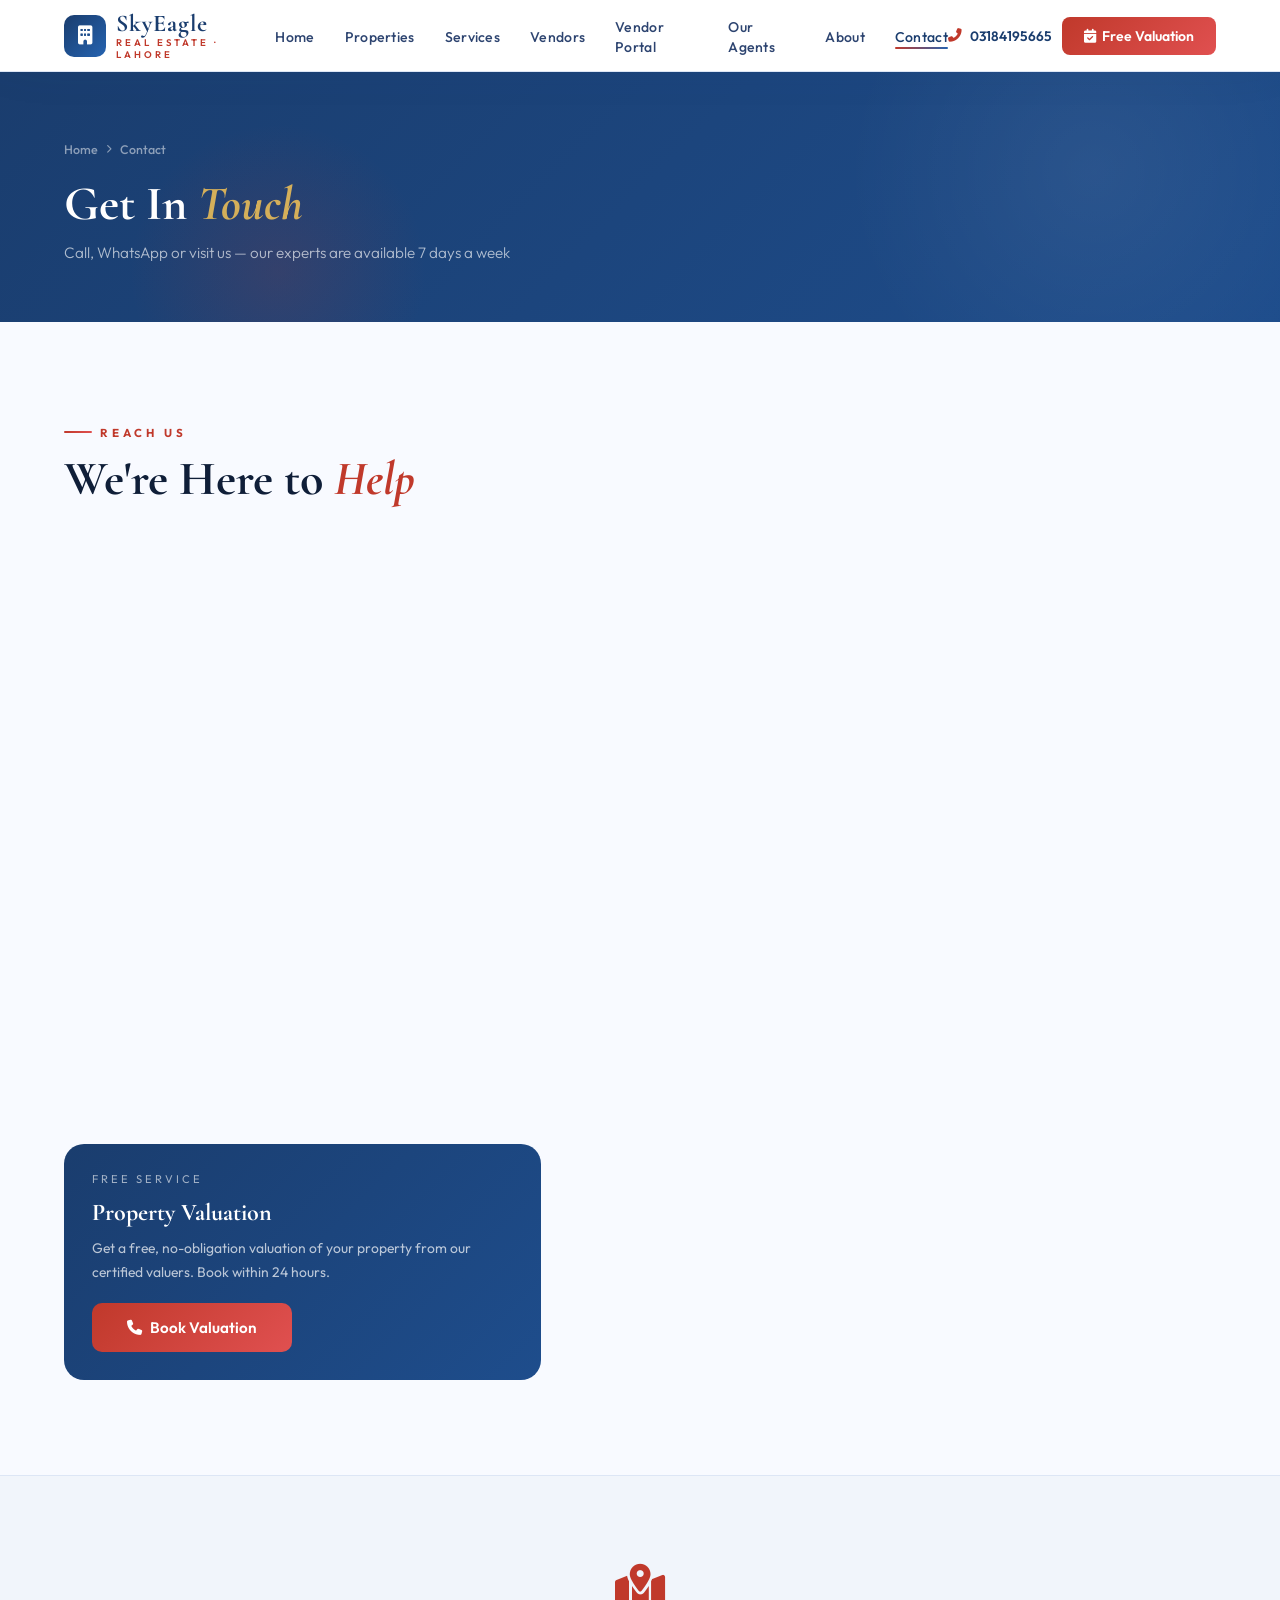
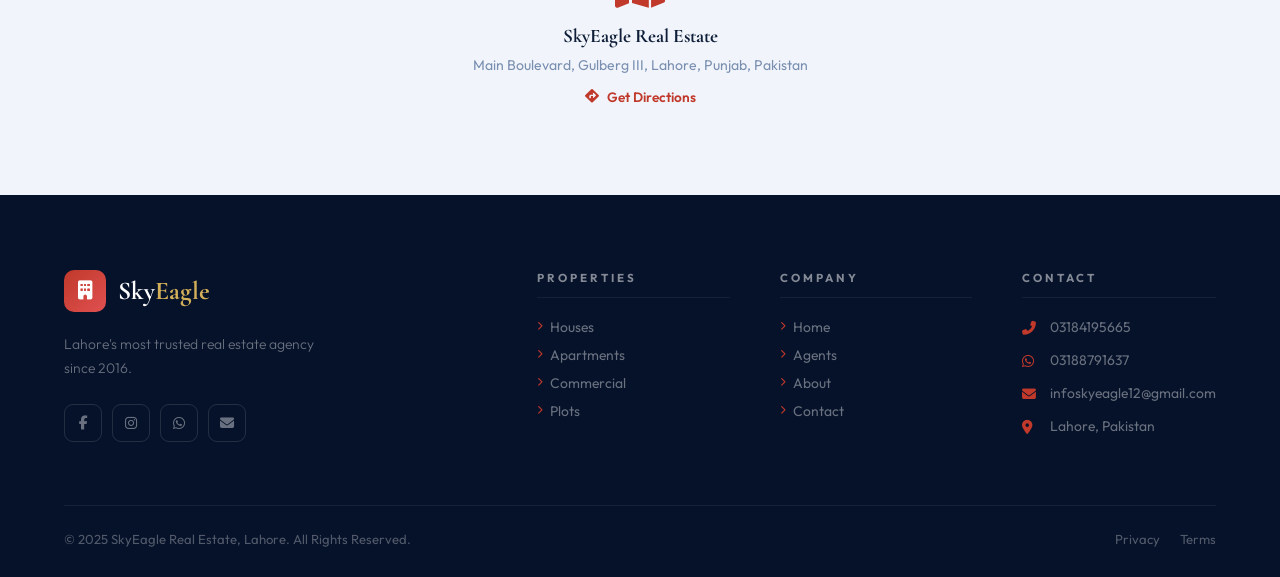
<file: contact.html>
<!DOCTYPE html>
<html lang="en">
<head>
<meta charset="UTF-8"><meta name="viewport" content="width=device-width, initial-scale=1.0">
<title>Contact SkyEagle — Real Estate Lahore</title>
<link rel="stylesheet" href="style.css">
<link rel="stylesheet" href="https://cdnjs.cloudflare.com/ajax/libs/font-awesome/6.5.0/css/all.min.css">
</head>
<body data-page="contact">
<div id="loader"><div class="loader-icon"><i class="fas fa-building"></i></div><div class="loader-brand">SkyEagle</div><div class="loader-tagline">Real Estate · Lahore</div><div class="loader-bar-wrap"><div class="loader-bar"></div></div></div>
<div id="scroll-progress"></div>
<nav class="navbar">
  <a href="index.html" class="nav-logo"><div class="logo-mark"><i class="fas fa-building"></i></div><div class="logo-text"><span class="logo-name">SkyEagle</span><span class="logo-tagline">Real Estate · Lahore</span></div></a>
  <ul class="nav-links">
    <li><a href="index.html">Home</a></li>
    <li><a href="properties.html">Properties</a></li>
    <li><a href="services.html">Services</a></li>
    <li><a href="vendors.html">Vendors</a></li>
    <li><a href="vendor-portal.html">Vendor Portal</a></li>
    <li><a href="agents.html">Our Agents</a></li>
    <li><a href="about.html">About</a></li>
    <li><a href="contact.html" class="active">Contact</a></li>
  </ul>
  <div class="nav-actions"><div class="nav-phone"><i class="fas fa-phone-alt"></i> 03184195665</div><a href="contact.html" class="nav-cta"><i class="fas fa-calendar-check"></i> Free Valuation</a><button class="hamburger" id="hamburger" onclick="toggleMenu()"><span></span><span></span><span></span></button></div>
</nav>
<div class="mobile-nav" id="mobile-nav">
  <a href="index.html">Home</a>
  <a href="properties.html">All Properties</a>
  <a href="services.html">Services</a>
  <a href="vendors.html">Vendors Directory</a>
  <a href="vendor-portal.html">Vendor Portal</a>
  <a href="agents.html">Our Agents</a>
  <a href="about.html">About Us</a>
  <a href="contact.html" class="active">Contact</a>
  <a href="contact.html" class="nav-cta" style="margin-top:14px;display:inline-flex"><i class="fas fa-calendar-check"></i> Free Valuation</a>
</div>
<div class="page-banner">
  <div class="breadcrumb"><a href="index.html">Home</a><i class="fas fa-chevron-right"></i><span>Contact</span></div>
  <h1>Get In <span>Touch</span></h1>
  <p>Call, WhatsApp or visit us — our experts are available 7 days a week</p>
</div>

<section class="section section-bg">
  <div class="contact-layout">
    <div>
      <div class="section-label">Reach Us</div>
      <h2 class="section-title" style="margin-bottom:30px">We're Here to <em>Help</em></h2>
      <div class="contact-card-item aos-left"><div class="contact-icon"><i class="fas fa-phone-alt"></i></div><div><h4>Phone</h4><p>Mon–Sun, 9:00 AM – 9:00 PM<br><strong style="color:var(--text);font-size:1.05rem">03184195665</strong></p></div></div>
      <div class="contact-card-item aos-left" style="transition-delay:.1s"><div class="contact-icon"><i class="fab fa-whatsapp"></i></div><div><h4>WhatsApp</h4><p>Chat with us anytime — even late night!<br><strong style="color:var(--text);font-size:1.05rem">03188791637</strong></p></div></div>
      <div class="contact-card-item aos-left" style="transition-delay:.2s"><div class="contact-icon"><i class="fas fa-envelope"></i></div><div><h4>Email</h4><p>We reply within 2 hours<br><strong style="color:var(--text)">infoskyeagle12@gmail.com</strong></p></div></div>
      <div class="contact-card-item aos-left" style="transition-delay:.3s"><div class="contact-icon"><i class="fas fa-map-marker-alt"></i></div><div><h4>Office</h4><p>Main Boulevard, Gulberg III<br>Lahore, Punjab, Pakistan</p></div></div>
      <div class="contact-card-item aos-left" style="transition-delay:.4s"><div class="contact-icon"><i class="fas fa-clock"></i></div><div><h4>Office Hours</h4><p>Monday – Saturday: 9:00 AM – 9:00 PM<br>Sunday: 11:00 AM – 6:00 PM</p></div></div>
      <div style="margin-top:30px;background:linear-gradient(135deg,var(--blue),var(--blue-mid));border-radius:var(--radius-lg);padding:28px;color:#fff">
        <div style="font-size:.7rem;letter-spacing:3px;color:rgba(255,255,255,.6);margin-bottom:12px">FREE SERVICE</div>
        <h3 style="font-family:var(--font-display);font-size:1.5rem;font-weight:700;margin-bottom:10px">Property Valuation</h3>
        <p style="font-size:.87rem;color:rgba(255,255,255,.7);margin-bottom:18px;line-height:1.7">Get a free, no-obligation valuation of your property from our certified valuers. Book within 24 hours.</p>
        <a href="tel:03184195665" class="btn-primary" style="display:inline-flex"><i class="fas fa-phone"></i> Book Valuation</a>
      </div>
    </div>
    <div class="aos-right">
      <div class="contact-form-box">
        <div class="section-label" style="margin-bottom:12px">Send a Message</div>
        <h2 class="section-title" style="font-size:1.8rem;margin-bottom:24px">Your Enquiry, <em>Our Priority</em></h2>
        <form onsubmit="submitContact(event)">
          <div class="form-row">
            <div class="form-field"><label>Full Name *</label><input type="text" placeholder="Muhammad Ali" required></div>
            <div class="form-field"><label>Phone / WhatsApp *</label><input type="tel" placeholder="03184195665" required></div>
          </div>
          <div class="form-row">
            <div class="form-field"><label>Email</label><input type="email" placeholder="you@email.com"></div>
            <div class="form-field"><label>Subject</label>
              <select>
                <option>Buy a Property</option><option>Rent a Property</option><option>Sell My Property</option>
                <option>Property Valuation</option><option>Investment Advice</option><option>Legal Assistance</option><option>General Enquiry</option>
              </select>
            </div>
          </div>
          <div class="form-row">
            <div class="form-field"><label>Property Type</label><select><option>House / Bungalow</option><option>Apartment</option><option>Villa</option><option>Plot</option><option>Commercial</option></select></div>
            <div class="form-field"><label>Budget Range</label><select><option>Under Rs 50 Lac</option><option>Rs 50 Lac – 1 Crore</option><option>Rs 1 – 3 Crore</option><option>Rs 3 – 5 Crore</option><option>Rs 5 Crore+</option></select></div>
          </div>
          <div class="form-field full"><label>Preferred Location</label><input type="text" placeholder="DHA, Bahria Town, Gulberg, Model Town..."></div>
          <div class="form-field full"><label>Detailed Message *</label><textarea placeholder="Tell us exactly what you are looking for — size, features, urgency, any specific requirements..." required></textarea></div>
          <button type="submit" class="btn-primary" style="width:100%;justify-content:center;padding:15px;font-size:1rem"><i class="fas fa-paper-plane"></i> Send Message — We Reply in 1 Hour</button>
          <p style="text-align:center;font-size:.78rem;color:var(--text-light);margin-top:12px"><i class="fas fa-shield-alt" style="color:var(--rose)"></i> Your information is kept completely private and secure.</p>
        </form>
      </div>
    </div>
  </div>
</section>

<div style="background:var(--light);padding:0 5%;height:320px;display:flex;align-items:center;justify-content:center;border-top:1px solid var(--border)">
  <div style="text-align:center;color:var(--text-light)">
    <i class="fas fa-map-marked-alt" style="font-size:2.8rem;color:var(--rose);margin-bottom:14px;display:block"></i>
    <p style="font-family:var(--font-display);font-size:1.2rem;color:var(--text);font-weight:700">SkyEagle Real Estate</p>
    <p style="margin-top:8px;font-size:.88rem">Main Boulevard, Gulberg III, Lahore, Punjab, Pakistan</p>
    <a href="https://goo.gl/maps/lahore" target="_blank" style="display:inline-flex;align-items:center;gap:8px;margin-top:14px;color:var(--rose);font-weight:600;font-size:.85rem"><i class="fas fa-directions"></i> Get Directions</a>
  </div>
</div>

<footer>
  <div class="footer-grid">
    <div><div class="footer-logo-wrap"><div class="footer-logo-mark"><i class="fas fa-building"></i></div><div class="footer-logo-name">Sky<span>Eagle</span></div></div><p class="footer-desc">Lahore's most trusted real estate agency since 2016.</p><div class="footer-social"><a href="#" class="footer-social-btn"><i class="fab fa-facebook-f"></i></a><a href="#" class="footer-social-btn"><i class="fab fa-instagram"></i></a><a href="https://wa.me/923188791637" class="footer-social-btn" target="_blank"><i class="fab fa-whatsapp"></i></a><a href="mailto:infoskyeagle12@gmail.com" class="footer-social-btn"><i class="fas fa-envelope"></i></a></div></div>
    <div><div class="footer-heading">Properties</div><ul class="footer-links"><li><a href="properties.html?type=house"><i class="fas fa-chevron-right"></i>Houses</a></li><li><a href="properties.html?type=apartment"><i class="fas fa-chevron-right"></i>Apartments</a></li><li><a href="properties.html?type=commercial"><i class="fas fa-chevron-right"></i>Commercial</a></li><li><a href="properties.html?type=plot"><i class="fas fa-chevron-right"></i>Plots</a></li></ul></div>
    <div><div class="footer-heading">Company</div><ul class="footer-links"><li><a href="index.html"><i class="fas fa-chevron-right"></i>Home</a></li><li><a href="agents.html"><i class="fas fa-chevron-right"></i>Agents</a></li><li><a href="about.html"><i class="fas fa-chevron-right"></i>About</a></li><li><a href="contact.html"><i class="fas fa-chevron-right"></i>Contact</a></li></ul></div>
    <div><div class="footer-heading">Contact</div><div class="footer-contact-row"><span class="footer-contact-icon"><i class="fas fa-phone-alt"></i></span><span>03184195665</span></div><div class="footer-contact-row"><span class="footer-contact-icon"><i class="fab fa-whatsapp"></i></span><span>03188791637</span></div><div class="footer-contact-row"><span class="footer-contact-icon"><i class="fas fa-envelope"></i></span><span>infoskyeagle12@gmail.com</span></div><div class="footer-contact-row"><span class="footer-contact-icon"><i class="fas fa-map-marker-alt"></i></span><span>Lahore, Pakistan</span></div></div>
  </div>
  <div class="footer-bottom"><p>© 2025 SkyEagle Real Estate, Lahore. All Rights Reserved.</p><div class="footer-bottom-links"><a href="#">Privacy</a><a href="#">Terms</a></div></div>
</footer>
<div id="scroll-top"><i class="fas fa-chevron-up"></i></div>
<script src="script.js"></script>
</body>
</html>
</file>
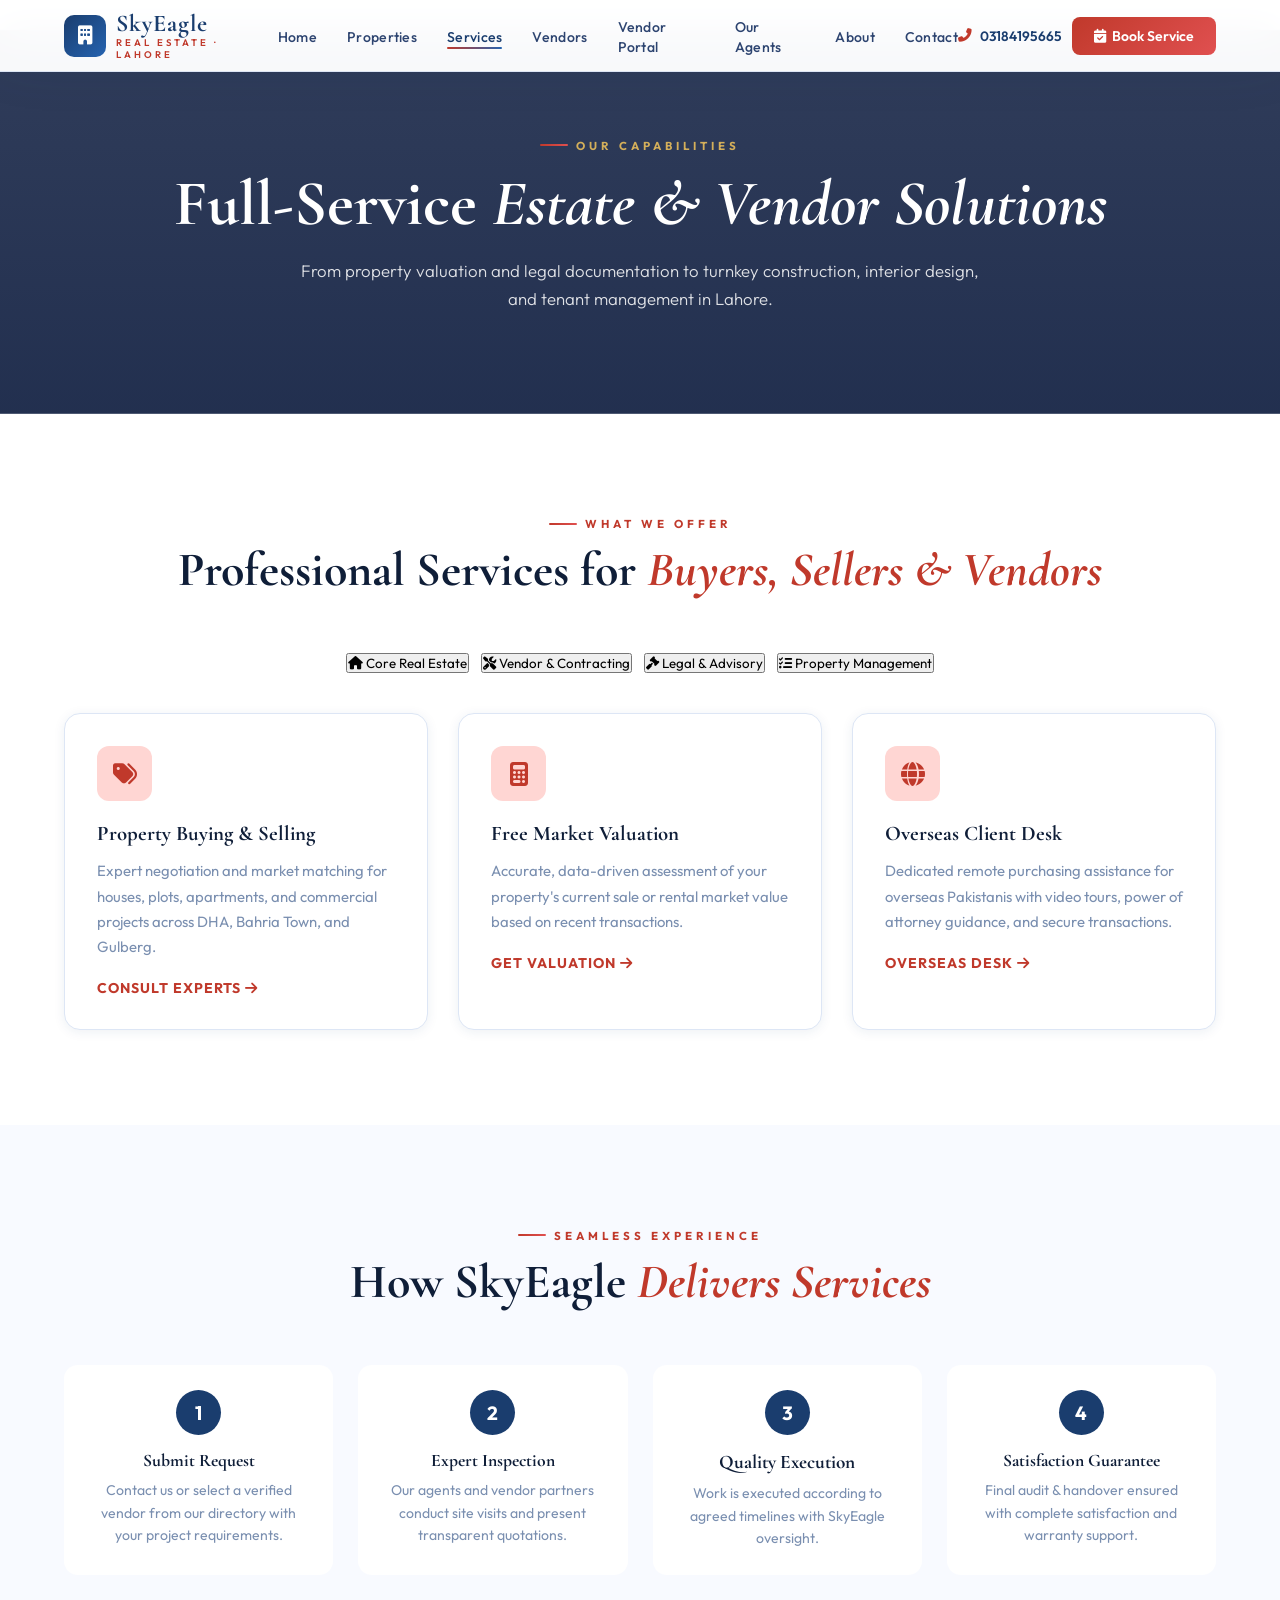
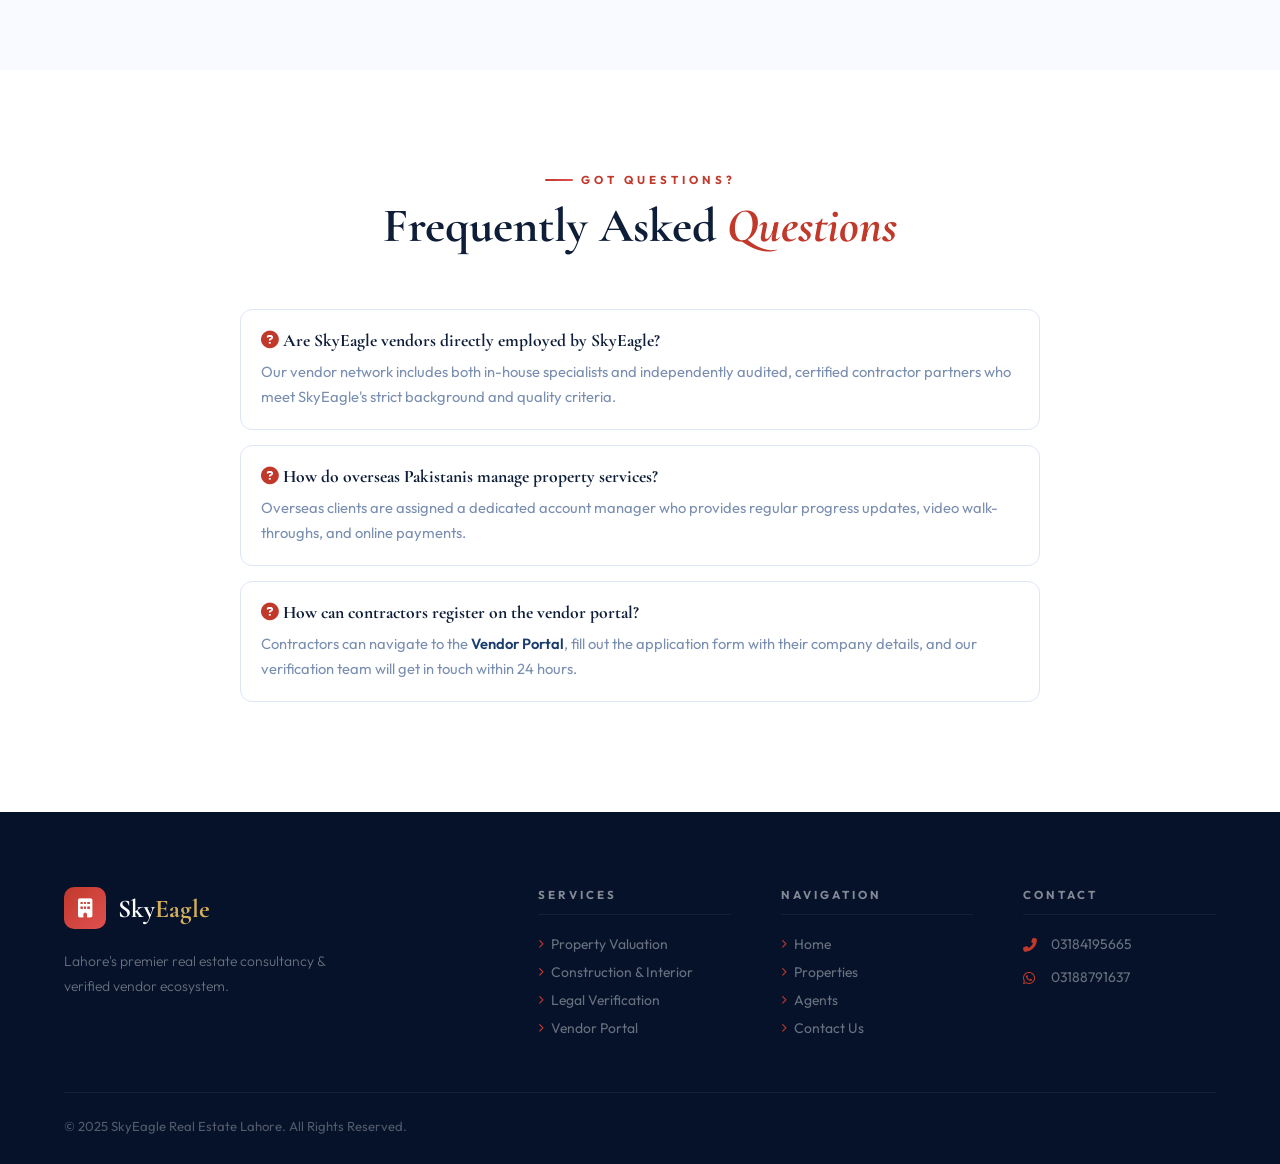
<file: services.html>
<!DOCTYPE html>
<html lang="en">
<head>
<meta charset="UTF-8">
<meta name="viewport" content="width=device-width, initial-scale=1.0">
<title>Comprehensive Property & Vendor Services — SkyEagle Real Estate Lahore</title>
<meta name="description" content="Explore full-spectrum real estate services in Lahore: Property Sales, Legal Verification, Home Staging, Construction, Interior Design, and Property Management.">
<link rel="stylesheet" href="style.css">
<link rel="stylesheet" href="https://cdnjs.cloudflare.com/ajax/libs/font-awesome/6.5.0/css/all.min.css">
</head>
<body data-page="services">

<!-- LOADER -->
<div id="loader">
  <div class="loader-icon"><i class="fas fa-concierge-bell"></i></div>
  <div class="loader-brand">SkyEagle Services</div>
  <div class="loader-tagline">End-to-End Real Estate Solutions</div>
  <div class="loader-bar-wrap"><div class="loader-bar"></div></div>
</div>
<div id="scroll-progress"></div>

<!-- NAVBAR -->
<nav class="navbar">
  <a href="index.html" class="nav-logo">
    <div class="logo-mark"><i class="fas fa-building"></i></div>
    <div class="logo-text">
      <span class="logo-name">SkyEagle</span>
      <span class="logo-tagline">Real Estate · Lahore</span>
    </div>
  </a>
  <ul class="nav-links">
    <li><a href="index.html">Home</a></li>
    <li><a href="properties.html">Properties</a></li>
    <li><a href="services.html" class="active">Services</a></li>
    <li><a href="vendors.html">Vendors</a></li>
    <li><a href="vendor-portal.html">Vendor Portal</a></li>
    <li><a href="agents.html">Our Agents</a></li>
    <li><a href="about.html">About</a></li>
    <li><a href="contact.html">Contact</a></li>
  </ul>
  <div class="nav-actions">
    <div class="nav-phone"><i class="fas fa-phone-alt"></i> 03184195665</div>
    <a href="contact.html" class="nav-cta"><i class="fas fa-calendar-check"></i> Book Service</a>
    <button class="hamburger" id="hamburger" onclick="toggleMenu()"><span></span><span></span><span></span></button>
  </div>
</nav>

<div class="mobile-nav" id="mobile-nav">
  <a href="index.html">Home</a>
  <a href="properties.html">All Properties</a>
  <a href="services.html" class="active">Services</a>
  <a href="vendors.html">Vendors Directory</a>
  <a href="vendor-portal.html">Vendor Portal</a>
  <a href="agents.html">Our Agents</a>
  <a href="about.html">About Us</a>
  <a href="contact.html">Contact</a>
</div>

<!-- PAGE HERO -->
<section class="page-hero" style="background-image:linear-gradient(rgba(10,25,60,.84), rgba(10,25,60,.9)), url('https://images.unsplash.com/photo-1560518883-ce09059eeffa?w=1400'); background-size:cover; background-position:center; padding: 130px 5% 70px; text-align:center; color:#fff;">
  <div class="section-label" style="justify-content:center; color:var(--gold-light)">Our Capabilities</div>
  <h1 style="font-family:var(--font-display); font-size: clamp(2.5rem, 5vw, 4rem); margin-bottom: 15px;">Full-Service <em>Estate & Vendor Solutions</em></h1>
  <p style="max-width: 680px; margin: 0 auto 30px; font-weight: 300; font-size: 1.05rem; color: rgba(255,255,255,.85); line-height: 1.7;">From property valuation and legal documentation to turnkey construction, interior design, and tenant management in Lahore.</p>
</section>

<!-- SERVICE CATEGORIES TABS SECTION -->
<section class="section">
  <div class="section-header" style="text-align:center">
    <div class="section-label" style="justify-content:center">What We Offer</div>
    <h2 class="section-title">Professional Services for <em>Buyers, Sellers & Vendors</em></h2>
  </div>

  <div style="display:flex; justify-content:center; gap:12px; flex-wrap:wrap; margin-top:30px; margin-bottom:40px;">
    <button class="vendor-pill active" onclick="switchServiceCategory('core')" id="sc-core"><i class="fas fa-home"></i> Core Real Estate</button>
    <button class="vendor-pill" onclick="switchServiceCategory('vendor')" id="sc-vendor"><i class="fas fa-tools"></i> Vendor & Contracting</button>
    <button class="vendor-pill" onclick="switchServiceCategory('legal')" id="sc-legal"><i class="fas fa-gavel"></i> Legal & Advisory</button>
    <button class="vendor-pill" onclick="switchServiceCategory('property-mgmt')" id="sc-property-mgmt"><i class="fas fa-tasks"></i> Property Management</button>
  </div>

  <!-- CORE REAL ESTATE SERVICES GRID -->
  <div class="services-group" id="group-core" style="display:grid; grid-template-columns: repeat(auto-fit, minmax(320px, 1fr)); gap:30px;">
    <div class="why-card" style="background:#fff; padding:32px; border-radius:16px; box-shadow:var(--shadow-sm); border:1px solid var(--border);">
      <div style="width:55px; height:55px; border-radius:12px; background:var(--rose-soft); color:var(--rose); display:flex; align-items:center; justify-content:center; font-size:1.5rem; margin-bottom:20px;"><i class="fas fa-tags"></i></div>
      <h3 style="font-family:var(--font-display); font-size:1.3rem; margin-bottom:12px;">Property Buying & Selling</h3>
      <p style="color:var(--text-light); font-size:.93rem; line-height:1.7; margin-bottom:18px;">Expert negotiation and market matching for houses, plots, apartments, and commercial projects across DHA, Bahria Town, and Gulberg.</p>
      <a href="contact.html" style="color:var(--rose); font-weight:700; font-size:.88rem; text-transform:uppercase; letter-spacing:1px; text-decoration:none;">Consult Experts <i class="fas fa-arrow-right"></i></a>
    </div>

    <div class="why-card" style="background:#fff; padding:32px; border-radius:16px; box-shadow:var(--shadow-sm); border:1px solid var(--border);">
      <div style="width:55px; height:55px; border-radius:12px; background:var(--rose-soft); color:var(--rose); display:flex; align-items:center; justify-content:center; font-size:1.5rem; margin-bottom:20px;"><i class="fas fa-calculator"></i></div>
      <h3 style="font-family:var(--font-display); font-size:1.3rem; margin-bottom:12px;">Free Market Valuation</h3>
      <p style="color:var(--text-light); font-size:.93rem; line-height:1.7; margin-bottom:18px;">Accurate, data-driven assessment of your property's current sale or rental market value based on recent transactions.</p>
      <a href="contact.html" style="color:var(--rose); font-weight:700; font-size:.88rem; text-transform:uppercase; letter-spacing:1px; text-decoration:none;">Get Valuation <i class="fas fa-arrow-right"></i></a>
    </div>

    <div class="why-card" style="background:#fff; padding:32px; border-radius:16px; box-shadow:var(--shadow-sm); border:1px solid var(--border);">
      <div style="width:55px; height:55px; border-radius:12px; background:var(--rose-soft); color:var(--rose); display:flex; align-items:center; justify-content:center; font-size:1.5rem; margin-bottom:20px;"><i class="fas fa-globe"></i></div>
      <h3 style="font-family:var(--font-display); font-size:1.3rem; margin-bottom:12px;">Overseas Client Desk</h3>
      <p style="color:var(--text-light); font-size:.93rem; line-height:1.7; margin-bottom:18px;">Dedicated remote purchasing assistance for overseas Pakistanis with video tours, power of attorney guidance, and secure transactions.</p>
      <a href="contact.html" style="color:var(--rose); font-weight:700; font-size:.88rem; text-transform:uppercase; letter-spacing:1px; text-decoration:none;">Overseas Desk <i class="fas fa-arrow-right"></i></a>
    </div>
  </div>

  <!-- VENDOR & CONTRACTING SERVICES GRID -->
  <div class="services-group" id="group-vendor" style="display:none; grid-template-columns: repeat(auto-fit, minmax(320px, 1fr)); gap:30px;">
    <div class="why-card" style="background:#fff; padding:32px; border-radius:16px; box-shadow:var(--shadow-sm); border:1px solid var(--border);">
      <div style="width:55px; height:55px; border-radius:12px; background:var(--blue-soft); color:var(--blue); display:flex; align-items:center; justify-content:center; font-size:1.5rem; margin-bottom:20px;"><i class="fas fa-hard-hat"></i></div>
      <h3 style="font-family:var(--font-display); font-size:1.3rem; margin-bottom:12px;">Turnkey Construction</h3>
      <p style="color:var(--text-light); font-size:.93rem; line-height:1.7; margin-bottom:18px;">Grey structure and complete turn-key house construction overseen by certified civil engineers and architectural vendors.</p>
      <a href="vendors.html?cat=construction" style="color:var(--blue); font-weight:700; font-size:.88rem; text-transform:uppercase; letter-spacing:1px; text-decoration:none;">Explore Contractors <i class="fas fa-arrow-right"></i></a>
    </div>

    <div class="why-card" style="background:#fff; padding:32px; border-radius:16px; box-shadow:var(--shadow-sm); border:1px solid var(--border);">
      <div style="width:55px; height:55px; border-radius:12px; background:var(--blue-soft); color:var(--blue); display:flex; align-items:center; justify-content:center; font-size:1.5rem; margin-bottom:20px;"><i class="fas fa-couch"></i></div>
      <h3 style="font-family:var(--font-display); font-size:1.3rem; margin-bottom:12px;">Interior Staging & Design</h3>
      <p style="color:var(--text-light); font-size:.93rem; line-height:1.7; margin-bottom:18px;">Home staging services to increase sale velocity and 3D interior design for modern residential and office spaces.</p>
      <a href="vendors.html?cat=interior" style="color:var(--blue); font-weight:700; font-size:.88rem; text-transform:uppercase; letter-spacing:1px; text-decoration:none;">View Stagers <i class="fas fa-arrow-right"></i></a>
    </div>

    <div class="why-card" style="background:#fff; padding:32px; border-radius:16px; box-shadow:var(--shadow-sm); border:1px solid var(--border);">
      <div style="width:55px; height:55px; border-radius:12px; background:var(--blue-soft); color:var(--blue); display:flex; align-items:center; justify-content:center; font-size:1.5rem; margin-bottom:20px;"><i class="fas fa-truck-moving"></i></div>
      <h3 style="font-family:var(--font-display); font-size:1.3rem; margin-bottom:12px;">Packers & Movers</h3>
      <p style="color:var(--text-light); font-size:.93rem; line-height:1.7; margin-bottom:18px;">Hassle-free residential and commercial relocations across Lahore with insured packaging and transport handling.</p>
      <a href="vendors.html?cat=moving" style="color:var(--blue); font-weight:700; font-size:.88rem; text-transform:uppercase; letter-spacing:1px; text-decoration:none;">Book Movers <i class="fas fa-arrow-right"></i></a>
    </div>
  </div>

  <!-- LEGAL SERVICES GRID -->
  <div class="services-group" id="group-legal" style="display:none; grid-template-columns: repeat(auto-fit, minmax(320px, 1fr)); gap:30px;">
    <div class="why-card" style="background:#fff; padding:32px; border-radius:16px; box-shadow:var(--shadow-sm); border:1px solid var(--border);">
      <div style="width:55px; height:55px; border-radius:12px; background:var(--gold-soft); color:var(--text); display:flex; align-items:center; justify-content:center; font-size:1.5rem; margin-bottom:20px;"><i class="fas fa-file-contract"></i></div>
      <h3 style="font-family:var(--font-display); font-size:1.3rem; margin-bottom:12px;">Title & Property Verification</h3>
      <p style="color:var(--text-light); font-size:.93rem; line-height:1.7; margin-bottom:18px;">Verification of registry documents, LDA / DHA records, NOCs, and title deeds before any payment is transferred.</p>
      <a href="contact.html" style="color:var(--blue); font-weight:700; font-size:.88rem; text-transform:uppercase; letter-spacing:1px; text-decoration:none;">Verify Document <i class="fas fa-arrow-right"></i></a>
    </div>

    <div class="why-card" style="background:#fff; padding:32px; border-radius:16px; box-shadow:var(--shadow-sm); border:1px solid var(--border);">
      <div style="width:55px; height:55px; border-radius:12px; background:var(--gold-soft); color:var(--text); display:flex; align-items:center; justify-content:center; font-size:1.5rem; margin-bottom:20px;"><i class="fas fa-balance-scale"></i></div>
      <h3 style="font-family:var(--font-display); font-size:1.3rem; margin-bottom:12px;">Transfer & Registry Execution</h3>
      <p style="color:var(--text-light); font-size:.93rem; line-height:1.7; margin-bottom:18px;">Full legal handling of registry, stamp duty calculations, and official transfer proceedings at authority offices.</p>
      <a href="contact.html" style="color:var(--blue); font-weight:700; font-size:.88rem; text-transform:uppercase; letter-spacing:1px; text-decoration:none;">Request Legal Aid <i class="fas fa-arrow-right"></i></a>
    </div>
  </div>

  <!-- PROPERTY MANAGEMENT SERVICES GRID -->
  <div class="services-group" id="group-property-mgmt" style="display:none; grid-template-columns: repeat(auto-fit, minmax(320px, 1fr)); gap:30px;">
    <div class="why-card" style="background:#fff; padding:32px; border-radius:16px; box-shadow:var(--shadow-sm); border:1px solid var(--border);">
      <div style="width:55px; height:55px; border-radius:12px; background:var(--rose-soft); color:var(--rose); display:flex; align-items:center; justify-content:center; font-size:1.5rem; margin-bottom:20px;"><i class="fas fa-key"></i></div>
      <h3 style="font-family:var(--font-display); font-size:1.3rem; margin-bottom:12px;">Tenant Screening & Leasing</h3>
      <p style="color:var(--text-light); font-size:.93rem; line-height:1.7; margin-bottom:18px;">Thorough background verification, lease agreement legal drafting, and automated rent collection for landlords.</p>
      <a href="contact.html" style="color:var(--rose); font-weight:700; font-size:.88rem; text-transform:uppercase; letter-spacing:1px; text-decoration:none;">List Rental <i class="fas fa-arrow-right"></i></a>
    </div>

    <div class="why-card" style="background:#fff; padding:32px; border-radius:16px; box-shadow:var(--shadow-sm); border:1px solid var(--border);">
      <div style="width:55px; height:55px; border-radius:12px; background:var(--rose-soft); color:var(--rose); display:flex; align-items:center; justify-content:center; font-size:1.5rem; margin-bottom:20px;"><i class="fas fa-tools"></i></div>
      <h3 style="font-family:var(--font-display); font-size:1.3rem; margin-bottom:12px;">Property Maintenance Care</h3>
      <p style="color:var(--text-light); font-size:.93rem; line-height:1.7; margin-bottom:18px;">Routine physical inspections, electrical/plumbing maintenance, and structural upkeep for vacant or rented units.</p>
      <a href="vendors.html" style="color:var(--rose); font-weight:700; font-size:.88rem; text-transform:uppercase; letter-spacing:1px; text-decoration:none;">Find Maintenance <i class="fas fa-arrow-right"></i></a>
    </div>
  </div>
</section>

<!-- SERVICE PROCESS STEPS -->
<section class="section section-bg">
  <div class="section-header" style="text-align:center">
    <div class="section-label" style="justify-content:center">Seamless Experience</div>
    <h2 class="section-title">How SkyEagle <em>Delivers Services</em></h2>
  </div>

  <div style="display:grid; grid-template-columns: repeat(auto-fit, minmax(220px, 1fr)); gap:25px; margin-top:40px;">
    <div style="background:#fff; padding:25px; border-radius:14px; text-align:center; position:relative;">
      <div style="width:45px; height:45px; border-radius:50%; background:var(--blue); color:#fff; font-weight:700; font-size:1.2rem; display:flex; align-items:center; justify-content:center; margin:0 auto 15px;">1</div>
      <h4 style="font-family:var(--font-display); font-size:1.1rem; margin-bottom:8px;">Submit Request</h4>
      <p style="color:var(--text-light); font-size:.88rem; line-height:1.6;">Contact us or select a verified vendor from our directory with your project requirements.</p>
    </div>

    <div style="background:#fff; padding:25px; border-radius:14px; text-align:center; position:relative;">
      <div style="width:45px; height:45px; border-radius:50%; background:var(--blue); color:#fff; font-weight:700; font-size:1.2rem; display:flex; align-items:center; justify-content:center; margin:0 auto 15px;">2</div>
      <h4 style="font-family:var(--font-display); font-size:1.1rem; margin-bottom:8px;">Expert Inspection</h4>
      <p style="color:var(--text-light); font-size:.88rem; line-height:1.6;">Our agents and vendor partners conduct site visits and present transparent quotations.</p>
    </div>

    <div style="background:#fff; padding:25px; border-radius:14px; text-align:center; position:relative;">
      <div style="width:45px; height:45px; border-radius:50%; background:var(--blue); color:#fff; font-weight:700; font-size:1.2rem; display:flex; align-items:center; justify-content:center; margin:0 auto 15px;">3</div>
      <h4 style="font-family:var(--font-display); font-size:1.2rem; margin-bottom:8px;">Quality Execution</h4>
      <p style="color:var(--text-light); font-size:.88rem; line-height:1.6;">Work is executed according to agreed timelines with SkyEagle oversight.</p>
    </div>

    <div style="background:#fff; padding:25px; border-radius:14px; text-align:center; position:relative;">
      <div style="width:45px; height:45px; border-radius:50%; background:var(--blue); color:#fff; font-weight:700; font-size:1.2rem; display:flex; align-items:center; justify-content:center; margin:0 auto 15px;">4</div>
      <h4 style="font-family:var(--font-display); font-size:1.1rem; margin-bottom:8px;">Satisfaction Guarantee</h4>
      <p style="color:var(--text-light); font-size:.88rem; line-height:1.6;">Final audit & handover ensured with complete satisfaction and warranty support.</p>
    </div>
  </div>
</section>

<!-- FREQUENTLY ASKED QUESTIONS -->
<section class="section">
  <div class="section-header" style="text-align:center">
    <div class="section-label" style="justify-content:center">Got Questions?</div>
    <h2 class="section-title">Frequently Asked <em>Questions</em></h2>
  </div>

  <div style="max-width:800px; margin:40px auto 0;">
    <div style="margin-bottom:15px; border:1px solid var(--border); border-radius:12px; padding:20px; background:#fff;">
      <h4 style="font-family:var(--font-display); font-size:1.1rem; color:var(--text); margin-bottom:8px;"><i class="fas fa-question-circle" style="color:var(--rose)"></i> Are SkyEagle vendors directly employed by SkyEagle?</h4>
      <p style="color:var(--text-light); font-size:.92rem; line-height:1.7;">Our vendor network includes both in-house specialists and independently audited, certified contractor partners who meet SkyEagle's strict background and quality criteria.</p>
    </div>

    <div style="margin-bottom:15px; border:1px solid var(--border); border-radius:12px; padding:20px; background:#fff;">
      <h4 style="font-family:var(--font-display); font-size:1.1rem; color:var(--text); margin-bottom:8px;"><i class="fas fa-question-circle" style="color:var(--rose)"></i> How do overseas Pakistanis manage property services?</h4>
      <p style="color:var(--text-light); font-size:.92rem; line-height:1.7;">Overseas clients are assigned a dedicated account manager who provides regular progress updates, video walk-throughs, and online payments.</p>
    </div>

    <div style="margin-bottom:15px; border:1px solid var(--border); border-radius:12px; padding:20px; background:#fff;">
      <h4 style="font-family:var(--font-display); font-size:1.1rem; color:var(--text); margin-bottom:8px;"><i class="fas fa-question-circle" style="color:var(--rose)"></i> How can contractors register on the vendor portal?</h4>
      <p style="color:var(--text-light); font-size:.92rem; line-height:1.7;">Contractors can navigate to the <a href="vendor-portal.html" style="color:var(--blue); font-weight:600;">Vendor Portal</a>, fill out the application form with their company details, and our verification team will get in touch within 24 hours.</p>
    </div>
  </div>
</section>

<!-- FOOTER -->
<footer>
  <div class="footer-grid">
    <div>
      <div class="footer-logo-wrap">
        <div class="footer-logo-mark"><i class="fas fa-building"></i></div>
        <div class="footer-logo-name">Sky<span>Eagle</span></div>
      </div>
      <p class="footer-desc">Lahore's premier real estate consultancy & verified vendor ecosystem.</p>
    </div>
    <div>
      <div class="footer-heading">Services</div>
      <ul class="footer-links">
        <li><a href="services.html"><i class="fas fa-chevron-right"></i> Property Valuation</a></li>
        <li><a href="vendors.html"><i class="fas fa-chevron-right"></i> Construction & Interior</a></li>
        <li><a href="services.html"><i class="fas fa-chevron-right"></i> Legal Verification</a></li>
        <li><a href="vendor-portal.html"><i class="fas fa-chevron-right"></i> Vendor Portal</a></li>
      </ul>
    </div>
    <div>
      <div class="footer-heading">Navigation</div>
      <ul class="footer-links">
        <li><a href="index.html"><i class="fas fa-chevron-right"></i> Home</a></li>
        <li><a href="properties.html"><i class="fas fa-chevron-right"></i> Properties</a></li>
        <li><a href="agents.html"><i class="fas fa-chevron-right"></i> Agents</a></li>
        <li><a href="contact.html"><i class="fas fa-chevron-right"></i> Contact Us</a></li>
      </ul>
    </div>
    <div>
      <div class="footer-heading">Contact</div>
      <div class="footer-contact-row"><span class="footer-contact-icon"><i class="fas fa-phone-alt"></i></span><span>03184195665</span></div>
      <div class="footer-contact-row"><span class="footer-contact-icon"><i class="fab fa-whatsapp"></i></span><span>03188791637</span></div>
    </div>
  </div>
  <div class="footer-bottom">
    <p>© 2025 SkyEagle Real Estate Lahore. All Rights Reserved.</p>
  </div>
</footer>

<div id="scroll-top"><i class="fas fa-chevron-up"></i></div>
<script src="script.js"></script>
</body>
</html>
</file>
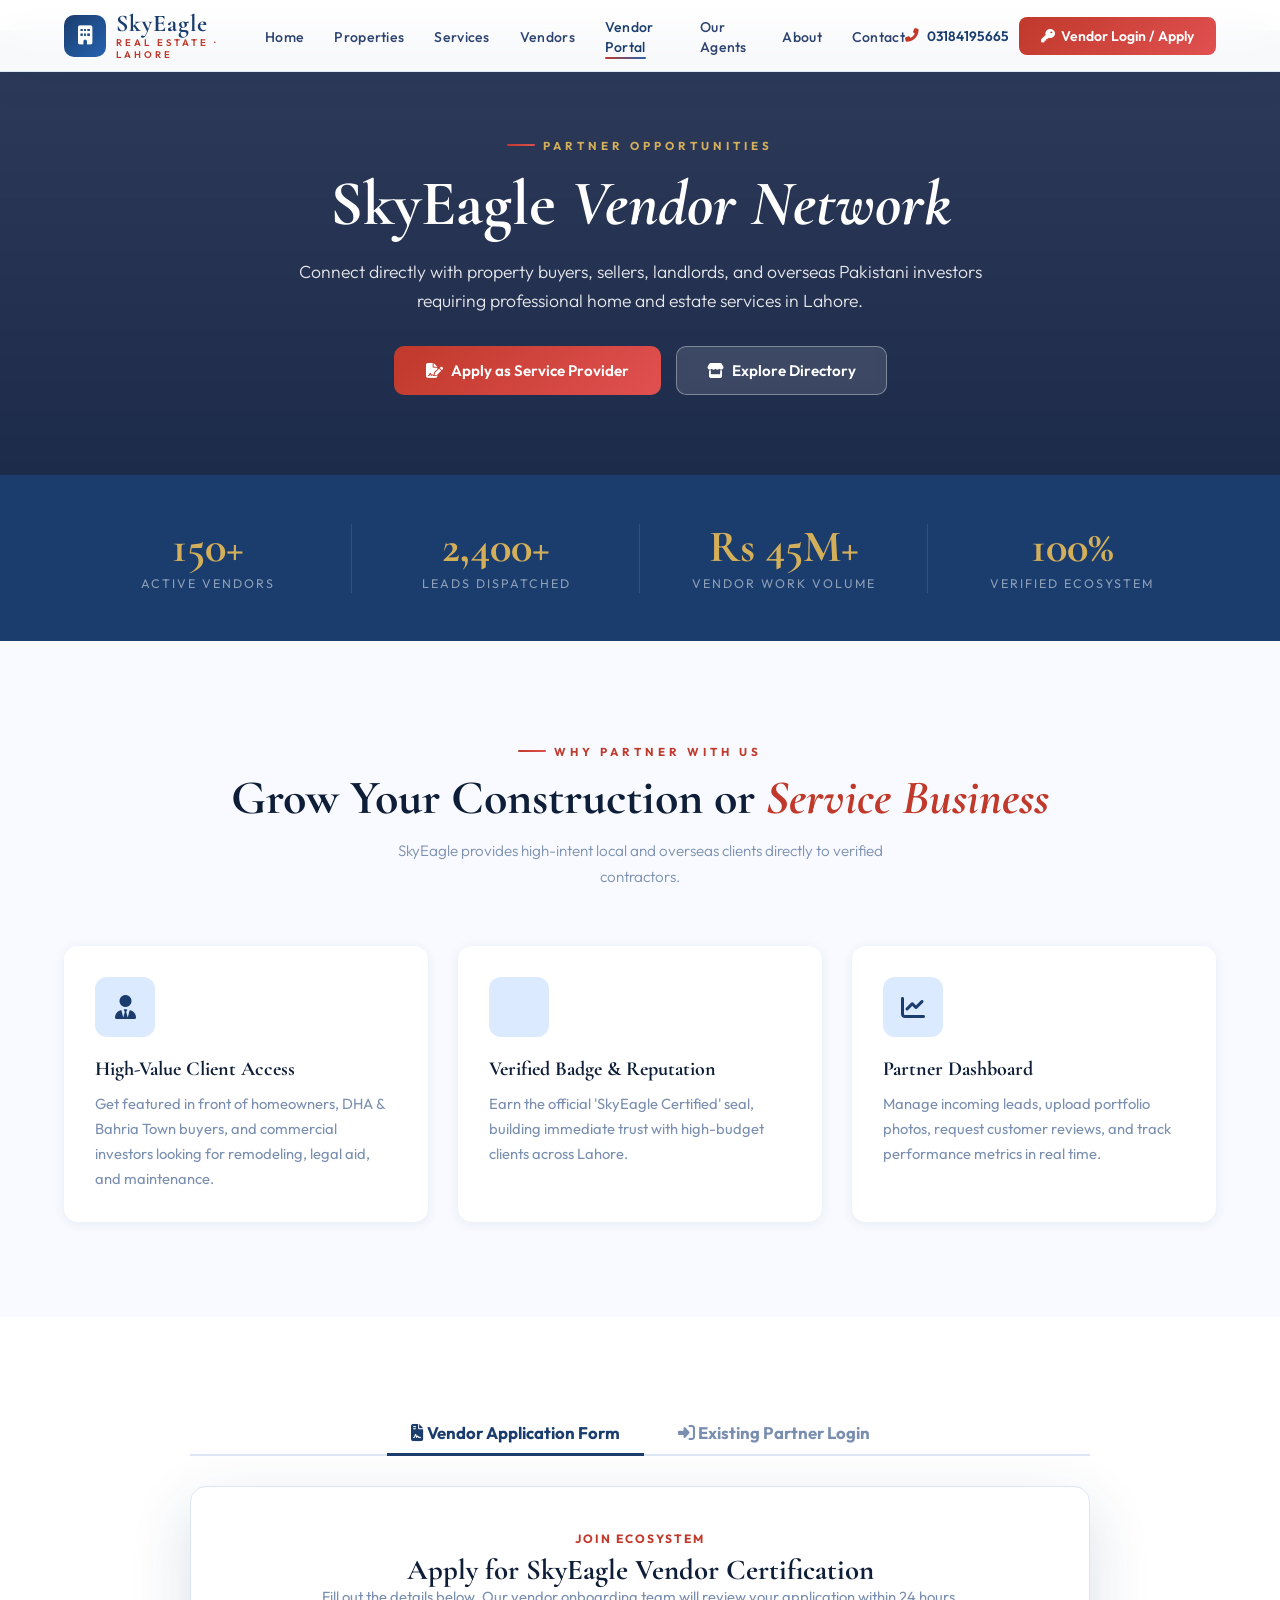
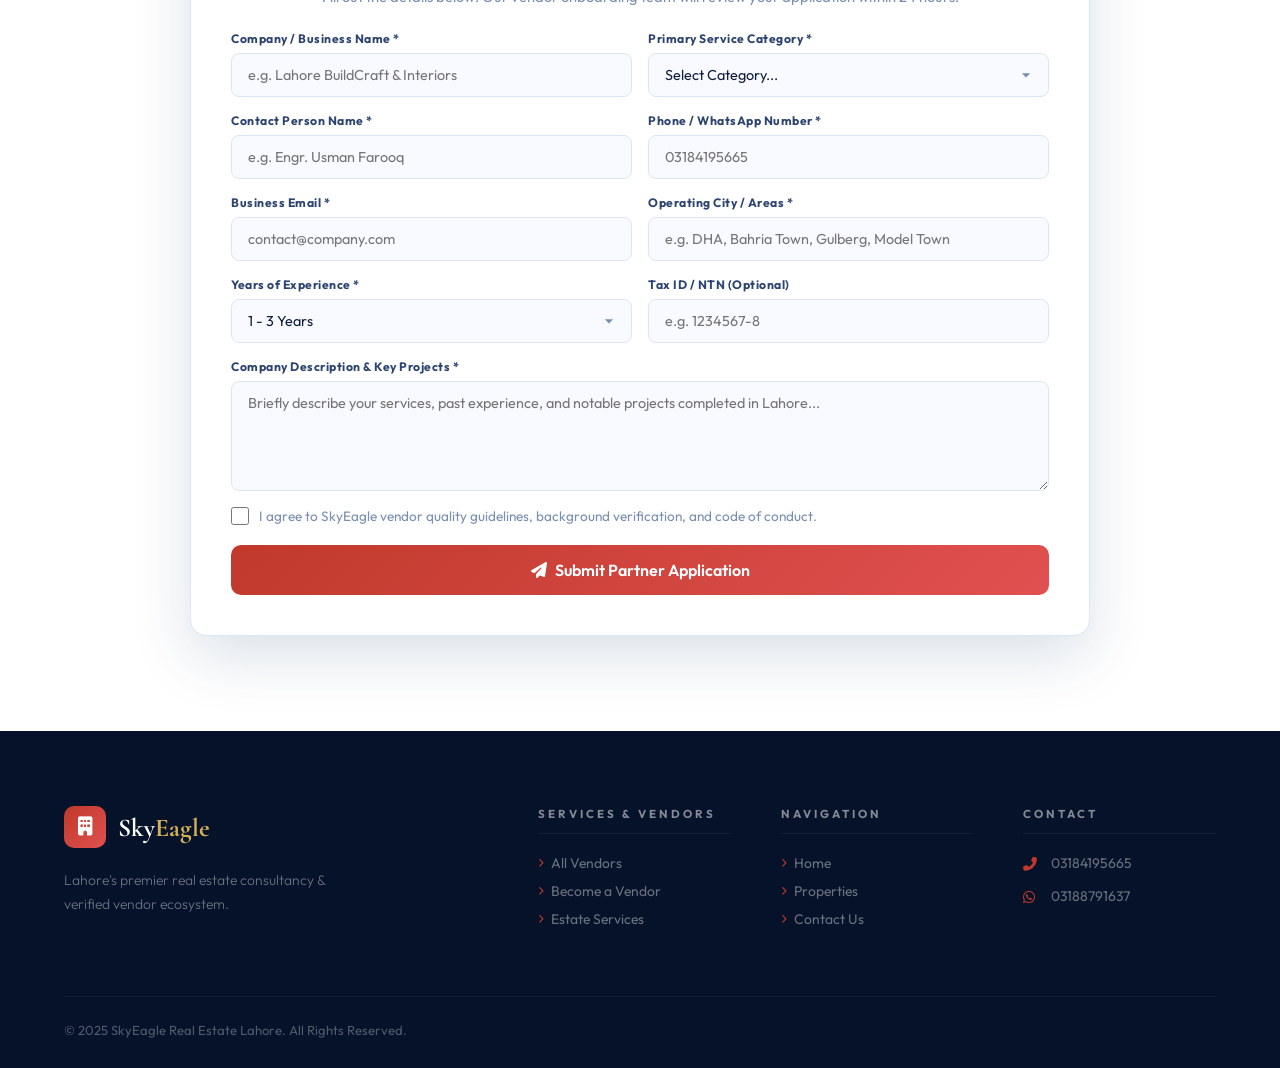
<file: vendor-portal.html>
<!DOCTYPE html>
<html lang="en">
<head>
<meta charset="UTF-8">
<meta name="viewport" content="width=device-width, initial-scale=1.0">
<title>Vendor Partner Portal — SkyEagle Real Estate Lahore</title>
<meta name="description" content="Register your service, contractor, or maintenance business with SkyEagle Real Estate Lahore. Access high-intent leads and manage projects.">
<link rel="stylesheet" href="style.css">
<link rel="stylesheet" href="https://cdnjs.cloudflare.com/ajax/libs/font-awesome/6.5.0/css/all.min.css">
</head>
<body data-page="vendor-portal">

<!-- LOADER -->
<div id="loader">
  <div class="loader-icon"><i class="fas fa-briefcase"></i></div>
  <div class="loader-brand">SkyEagle Portal</div>
  <div class="loader-tagline">Vendor Partner Network · Lahore</div>
  <div class="loader-bar-wrap"><div class="loader-bar"></div></div>
</div>
<div id="scroll-progress"></div>

<!-- NAVBAR -->
<nav class="navbar">
  <a href="index.html" class="nav-logo">
    <div class="logo-mark"><i class="fas fa-building"></i></div>
    <div class="logo-text">
      <span class="logo-name">SkyEagle</span>
      <span class="logo-tagline">Real Estate · Lahore</span>
    </div>
  </a>
  <ul class="nav-links">
    <li><a href="index.html">Home</a></li>
    <li><a href="properties.html">Properties</a></li>
    <li><a href="services.html">Services</a></li>
    <li><a href="vendors.html">Vendors</a></li>
    <li><a href="vendor-portal.html" class="active">Vendor Portal</a></li>
    <li><a href="agents.html">Our Agents</a></li>
    <li><a href="about.html">About</a></li>
    <li><a href="contact.html">Contact</a></li>
  </ul>
  <div class="nav-actions">
    <div class="nav-phone"><i class="fas fa-phone-alt"></i> 03184195665</div>
    <a href="#vendorRegisterSection" class="nav-cta"><i class="fas fa-key"></i> Vendor Login / Apply</a>
    <button class="hamburger" id="hamburger" onclick="toggleMenu()"><span></span><span></span><span></span></button>
  </div>
</nav>

<div class="mobile-nav" id="mobile-nav">
  <a href="index.html">Home</a>
  <a href="properties.html">All Properties</a>
  <a href="services.html">Services</a>
  <a href="vendors.html">Vendors Directory</a>
  <a href="vendor-portal.html" class="active">Vendor Portal</a>
  <a href="agents.html">Our Agents</a>
  <a href="about.html">About Us</a>
  <a href="contact.html">Contact</a>
</div>

<!-- VENDOR HERO -->
<section class="page-hero" style="background-image:linear-gradient(rgba(10,25,60,.85), rgba(10,25,60,.92)), url('https://images.unsplash.com/photo-1541888946425-d0fbb186a5b7?w=1400'); background-size:cover; background-position:center; padding: 130px 5% 80px; text-align:center; color:#fff;">
  <div class="section-label" style="justify-content:center; color:var(--gold-light)">Partner Opportunities</div>
  <h1 style="font-family:var(--font-display); font-size: clamp(2.5rem, 5vw, 4rem); margin-bottom: 15px;">SkyEagle <em>Vendor Network</em></h1>
  <p style="max-width: 700px; margin: 0 auto 30px; font-weight: 300; font-size: 1.1rem; color: rgba(255,255,255,.88); line-height: 1.7;">Connect directly with property buyers, sellers, landlords, and overseas Pakistani investors requiring professional home and estate services in Lahore.</p>

  <div style="display:flex; justify-content:center; gap:15px; flex-wrap:wrap;">
    <a href="#vendorRegisterSection" class="btn-primary" style="padding: 14px 32px;"><i class="fas fa-file-signature"></i> Apply as Service Provider</a>
    <a href="vendors.html" class="btn-outline-white" style="padding: 14px 30px;"><i class="fas fa-store"></i> Explore Directory</a>
  </div>
</section>

<!-- PORTAL HIGHLIGHTS / METRICS -->
<section class="stats-bar">
  <div class="stats-inner">
    <div class="stat-item">
      <span class="stat-num stat-accent">150+</span>
      <span class="stat-label">Active Vendors</span>
    </div>
    <div class="stat-item">
      <span class="stat-num stat-accent">2,400+</span>
      <span class="stat-label">Leads Dispatched</span>
    </div>
    <div class="stat-item">
      <span class="stat-num stat-accent">Rs 45M+</span>
      <span class="stat-label">Vendor Work Volume</span>
    </div>
    <div class="stat-item">
      <span class="stat-num stat-accent">100%</span>
      <span class="stat-label">Verified Ecosystem</span>
    </div>
  </div>
</section>

<!-- BENEFITS SECTION -->
<section class="section section-bg">
  <div class="section-header" style="text-align:center">
    <div class="section-label" style="justify-content:center">Why Partner With Us</div>
    <h2 class="section-title">Grow Your Construction or <em>Service Business</em></h2>
    <p class="section-sub" style="margin:12px auto">SkyEagle provides high-intent local and overseas clients directly to verified contractors.</p>
  </div>

  <div style="display:grid; grid-template-columns: repeat(auto-fit, minmax(300px, 1fr)); gap:30px; margin-top:40px;">
    <div class="why-card" style="background:#fff; padding:30px; border-radius:14px; box-shadow:var(--shadow-sm);">
      <div class="why-icon" style="background:var(--blue-soft); color:var(--blue); width:60px; height:60px; font-size:1.5rem; display:flex; align-items:center; justify-content:center; border-radius:12px; margin-bottom:20px;"><i class="fas fa-user-tie"></i></div>
      <h3 style="font-size:1.25rem; font-family:var(--font-display); margin-bottom:10px;">High-Value Client Access</h3>
      <p style="color:var(--text-light); font-size:.92rem; line-height:1.7;">Get featured in front of homeowners, DHA & Bahria Town buyers, and commercial investors looking for remodeling, legal aid, and maintenance.</p>
    </div>

    <div class="why-card" style="background:#fff; padding:30px; border-radius:14px; box-shadow:var(--shadow-sm);">
      <div class="why-icon" style="background:var(--blue-soft); color:var(--blue); width:60px; height:60px; font-size:1.5rem; display:flex; align-items:center; justify-content:center; border-radius:12px; margin-bottom:20px;"><i class="fas fa-badge-check"></i></div>
      <h3 style="font-size:1.25rem; font-family:var(--font-display); margin-bottom:10px;">Verified Badge & Reputation</h3>
      <p style="color:var(--text-light); font-size:.92rem; line-height:1.7;">Earn the official 'SkyEagle Certified' seal, building immediate trust with high-budget clients across Lahore.</p>
    </div>

    <div class="why-card" style="background:#fff; padding:30px; border-radius:14px; box-shadow:var(--shadow-sm);">
      <div class="why-icon" style="background:var(--blue-soft); color:var(--blue); width:60px; height:60px; font-size:1.5rem; display:flex; align-items:center; justify-content:center; border-radius:12px; margin-bottom:20px;"><i class="fas fa-chart-line"></i></div>
      <h3 style="font-size:1.25rem; font-family:var(--font-display); margin-bottom:10px;">Partner Dashboard</h3>
      <p style="color:var(--text-light); font-size:.92rem; line-height:1.7;">Manage incoming leads, upload portfolio photos, request customer reviews, and track performance metrics in real time.</p>
    </div>
  </div>
</section>

<!-- REGISTRATION AND PORTAL SIMULATION FORM -->
<section class="section" id="vendorRegisterSection">
  <div style="max-width:900px; margin:0 auto;">

    <!-- TABS -->
    <div style="display:flex; justify-content:center; gap:10px; margin-bottom:30px; border-bottom:2px solid var(--border); padding-bottom:15px;">
      <button class="vendor-tab-btn active" id="tabApplyBtn" onclick="switchVendorTab('apply')" style="padding:10px 24px; font-weight:700; border:none; background:transparent; font-size:1.05rem; cursor:pointer; color:var(--blue); border-bottom:3px solid var(--blue); margin-bottom:-17px;"><i class="fas fa-file-contract"></i> Vendor Application Form</button>
      <button class="vendor-tab-btn" id="tabLoginBtn" onclick="switchVendorTab('login')" style="padding:10px 24px; font-weight:700; border:none; background:transparent; font-size:1.05rem; cursor:pointer; color:var(--text-light); border-bottom:3px solid transparent; margin-bottom:-17px;"><i class="fas fa-sign-in-alt"></i> Existing Partner Login</button>
    </div>

    <!-- APPLICATION TAB FORM -->
    <div id="vendorApplyFormWrap" class="contact-form-box" style="background:#fff; padding:40px; border-radius:16px; box-shadow:var(--shadow-lg);">
      <div style="margin-bottom:25px; text-align:center;">
        <span style="color:var(--rose); font-size:.75rem; font-weight:700; letter-spacing:2px; text-transform:uppercase;">Join Ecosystem</span>
        <h3 style="font-family:var(--font-display); font-size:1.8rem; margin-top:5px;">Apply for SkyEagle Vendor Certification</h3>
        <p style="color:var(--text-light); font-size:.92rem;">Fill out the details below. Our vendor onboarding team will review your application within 24 hours.</p>
      </div>

      <form id="vendorApplicationForm" onsubmit="submitVendorApplication(event)">
        <div class="form-row">
          <div class="form-field">
            <label>Company / Business Name *</label>
            <input type="text" id="vCompany" placeholder="e.g. Lahore BuildCraft & Interiors" required>
          </div>
          <div class="form-field">
            <label>Primary Service Category *</label>
            <select id="vCategory" required>
              <option value="">Select Category...</option>
              <option value="construction">Construction & Renovation</option>
              <option value="interior">Interior Design & Staging</option>
              <option value="maintenance">Electrical, Plumbing & HVAC</option>
              <option value="legal">Legal, Registry & Tax Consultancy</option>
              <option value="moving">Movers & Packers</option>
              <option value="cleaning">Deep Cleaning & Fumigation</option>
              <option value="solar">Solar & Energy Solutions</option>
            </select>
          </div>
        </div>

        <div class="form-row">
          <div class="form-field">
            <label>Contact Person Name *</label>
            <input type="text" id="vContactName" placeholder="e.g. Engr. Usman Farooq" required>
          </div>
          <div class="form-field">
            <label>Phone / WhatsApp Number *</label>
            <input type="tel" id="vPhone" placeholder="03184195665" required>
          </div>
        </div>

        <div class="form-row">
          <div class="form-field">
            <label>Business Email *</label>
            <input type="email" id="vEmail" placeholder="contact@company.com" required>
          </div>
          <div class="form-field">
            <label>Operating City / Areas *</label>
            <input type="text" id="vAreas" placeholder="e.g. DHA, Bahria Town, Gulberg, Model Town" required>
          </div>
        </div>

        <div class="form-row">
          <div class="form-field">
            <label>Years of Experience *</label>
            <select id="vExp" required>
              <option value="1-3 Years">1 - 3 Years</option>
              <option value="4-7 Years">4 - 7 Years</option>
              <option value="8+ Years">8+ Years</option>
            </select>
          </div>
          <div class="form-field">
            <label>Tax ID / NTN (Optional)</label>
            <input type="text" id="vNTN" placeholder="e.g. 1234567-8">
          </div>
        </div>

        <div class="form-field full">
          <label>Company Description & Key Projects *</label>
          <textarea id="vDesc" rows="4" placeholder="Briefly describe your services, past experience, and notable projects completed in Lahore..." required></textarea>
        </div>

        <div style="margin-bottom:20px; display:flex; align-items:center; gap:10px;">
          <input type="checkbox" id="vTerms" required style="width:18px; height:18px;">
          <label for="vTerms" style="font-size:.85rem; color:var(--text-light); font-weight:normal;">I agree to SkyEagle vendor quality guidelines, background verification, and code of conduct.</label>
        </div>

        <button type="submit" class="btn-primary" style="width:100%; justify-content:center; padding:15px; font-size:1rem;"><i class="fas fa-paper-plane"></i> Submit Partner Application</button>
      </form>
    </div>

    <!-- LOGIN TAB FORM -->
    <div id="vendorLoginFormWrap" class="contact-form-box" style="background:#fff; padding:40px; border-radius:16px; box-shadow:var(--shadow-lg); display:none;">
      <div style="margin-bottom:25px; text-align:center;">
        <span style="color:var(--blue); font-size:.75rem; font-weight:700; letter-spacing:2px; text-transform:uppercase;">Partner Login</span>
        <h3 style="font-family:var(--font-display); font-size:1.8rem; margin-top:5px;">Access Vendor Dashboard</h3>
        <p style="color:var(--text-light); font-size:.92rem;">Enter your registered phone or vendor ID to log in.</p>
      </div>

      <form onsubmit="submitVendorLogin(event)">
        <div class="form-field" style="margin-bottom:20px;">
          <label>Registered Phone / WhatsApp or Vendor ID *</label>
          <input type="text" placeholder="e.g. 03184195665 or SKV-8821" required>
        </div>
        <div class="form-field" style="margin-bottom:25px;">
          <label>Password / Security PIN *</label>
          <input type="password" placeholder="••••••••" required>
        </div>
        <button type="submit" class="btn-primary" style="width:100%; justify-content:center; padding:15px; font-size:1rem;"><i class="fas fa-sign-in-alt"></i> Log In to Dashboard</button>
      </form>
    </div>

  </div>
</section>

<!-- FOOTER -->
<footer>
  <div class="footer-grid">
    <div>
      <div class="footer-logo-wrap">
        <div class="footer-logo-mark"><i class="fas fa-building"></i></div>
        <div class="footer-logo-name">Sky<span>Eagle</span></div>
      </div>
      <p class="footer-desc">Lahore's premier real estate consultancy & verified vendor ecosystem.</p>
    </div>
    <div>
      <div class="footer-heading">Services & Vendors</div>
      <ul class="footer-links">
        <li><a href="vendors.html"><i class="fas fa-chevron-right"></i> All Vendors</a></li>
        <li><a href="vendor-portal.html"><i class="fas fa-chevron-right"></i> Become a Vendor</a></li>
        <li><a href="services.html"><i class="fas fa-chevron-right"></i> Estate Services</a></li>
      </ul>
    </div>
    <div>
      <div class="footer-heading">Navigation</div>
      <ul class="footer-links">
        <li><a href="index.html"><i class="fas fa-chevron-right"></i> Home</a></li>
        <li><a href="properties.html"><i class="fas fa-chevron-right"></i> Properties</a></li>
        <li><a href="contact.html"><i class="fas fa-chevron-right"></i> Contact Us</a></li>
      </ul>
    </div>
    <div>
      <div class="footer-heading">Contact</div>
      <div class="footer-contact-row"><span class="footer-contact-icon"><i class="fas fa-phone-alt"></i></span><span>03184195665</span></div>
      <div class="footer-contact-row"><span class="footer-contact-icon"><i class="fab fa-whatsapp"></i></span><span>03188791637</span></div>
    </div>
  </div>
  <div class="footer-bottom">
    <p>© 2025 SkyEagle Real Estate Lahore. All Rights Reserved.</p>
  </div>
</footer>

<div id="scroll-top"><i class="fas fa-chevron-up"></i></div>
<script src="script.js"></script>
</body>
</html>
</file>
<file: style.css>
/* ================================================================
   SkyEagle Real Estate — Professional Stylesheet
   Lahore, Pakistan
   Theme: Pure White · Royal Blue · Crimson/Rose Accent
   Fonts: Cormorant Garamond (display) + Outfit (body)
   ================================================================ */

@import url('https://fonts.googleapis.com/css2?family=Cormorant+Garamond:ital,wght@0,400;0,600;0,700;1,400;1,600&family=Outfit:wght@300;400;500;600;700;800&family=DM+Serif+Display:ital@0;1&display=swap');

/* ═══════════════ ROOT VARIABLES ═══════════════ */
:root {
  /* Core Palette */
  --blue:       #1a3d6e;
  --blue-mid:   #1e4d8c;
  --blue-light: #2563b0;
  --blue-pale:  #eef4ff;
  --blue-soft:  #dbeafe;

  --rose:       #c0392b;
  --rose-mid:   #e05050;
  --rose-light: #ef6666;
  --rose-pale:  #fff1f0;
  --rose-soft:  #ffd6d3;

  --gold:       #b8973c;
  --gold-light: #d4af5a;

  --white:      #ffffff;
  --off-white:  #f8faff;
  --light:      #f1f5fb;
  --light2:     #e8eef8;

  --text:       #0f1e38;
  --text-mid:   #2d4470;
  --text-light: #7a8fb0;
  --border:     #dde6f5;
  --border2:    #c8d8f0;

  /* Shadows */
  --shadow-sm:  0 2px 12px rgba(26,61,110,.08);
  --shadow-md:  0 8px 30px rgba(26,61,110,.12);
  --shadow-lg:  0 20px 60px rgba(26,61,110,.16);
  --shadow-rose:0 8px 30px rgba(192,57,43,.18);

  /* Typography */
  --font-display: 'Cormorant Garamond', serif;
  --font-serif:   'DM Serif Display', serif;
  --font-body:    'Outfit', sans-serif;

  /* Misc */
  --radius:    10px;
  --radius-lg: 20px;
  --radius-xl: 30px;
  --transition: all .35s cubic-bezier(.4,0,.2,1);
}

/* ═══════════════ RESET & BASE ═══════════════ */
*, *::before, *::after { margin: 0; padding: 0; box-sizing: border-box; }
html { scroll-behavior: smooth; font-size: 16px; }
body { font-family: var(--font-body); background: var(--white); color: var(--text); overflow-x: hidden; -webkit-font-smoothing: antialiased; }
a { text-decoration: none; color: inherit; }
img { max-width: 100%; display: block; }
ul { list-style: none; }
button { cursor: pointer; font-family: var(--font-body); }
input, select, textarea { font-family: var(--font-body); }

/* ═══════════════ SCROLLBAR ═══════════════ */
::-webkit-scrollbar { width: 5px; }
::-webkit-scrollbar-track { background: var(--light); }
::-webkit-scrollbar-thumb { background: var(--blue-light); border-radius: 5px; }

/* ═══════════════ PAGE LOADER ═══════════════ */
#loader {
  position: fixed; inset: 0; background: var(--blue); z-index: 99999;
  display: flex; flex-direction: column; align-items: center; justify-content: center;
  transition: opacity .7s ease, visibility .7s;
}
#loader.hidden { opacity: 0; visibility: hidden; pointer-events: none; }
.loader-icon { font-size: 3.5rem; color: rgba(255,255,255,.3); margin-bottom: 20px; animation: loaderFloat 2s ease-in-out infinite; }
.loader-brand { font-family: var(--font-display); font-size: 2.5rem; font-weight: 700; color: #fff; letter-spacing: 3px; margin-bottom: 4px; }
.loader-tagline { font-size: .75rem; letter-spacing: 6px; color: rgba(255,255,255,.5); margin-bottom: 35px; font-weight: 300; }
.loader-bar-wrap { width: 180px; height: 2px; background: rgba(255,255,255,.15); border-radius: 2px; overflow: hidden; }
.loader-bar { height: 100%; width: 0; background: linear-gradient(90deg, var(--rose-light), var(--gold-light)); border-radius: 2px; animation: loaderFill 2s ease forwards; }
@keyframes loaderFill { to { width: 100%; } }
@keyframes loaderFloat { 0%,100% { transform: translateY(0); } 50% { transform: translateY(-10px); } }

/* ═══════════════ SCROLL PROGRESS ═══════════════ */
#scroll-progress {
  position: fixed; top: 0; left: 0; height: 3px; z-index: 10000;
  background: linear-gradient(90deg, var(--rose), var(--gold-light));
  width: 0; transition: width .1s linear;
}

/* ═══════════════ NAVBAR ═══════════════ */
.navbar {
  position: fixed; top: 0; left: 0; right: 0; z-index: 1000;
  background: rgba(255,255,255,.97); backdrop-filter: blur(20px) saturate(180%);
  border-bottom: 1px solid var(--border); height: 72px;
  padding: 0 5%; display: flex; align-items: center; justify-content: space-between;
  transition: var(--transition);
}
.navbar.scrolled { box-shadow: var(--shadow-md); }
.nav-logo { display: flex; align-items: center; gap: 10px; }
.logo-mark { width: 42px; height: 42px; background: linear-gradient(135deg, var(--blue), var(--blue-light)); border-radius: 10px; display: flex; align-items: center; justify-content: center; color: #fff; font-size: 1.2rem; flex-shrink: 0; }
.logo-text { display: flex; flex-direction: column; }
.logo-name { font-family: var(--font-display); font-size: 1.5rem; font-weight: 700; color: var(--blue); letter-spacing: 1px; line-height: 1; }
.logo-tagline { font-size: .6rem; letter-spacing: 3px; color: var(--rose); font-weight: 600; text-transform: uppercase; }
.nav-links { display: flex; align-items: center; gap: 30px; }
.nav-links a { font-size: .88rem; font-weight: 500; color: var(--text-mid); letter-spacing: .3px; transition: var(--transition); position: relative; padding-bottom: 3px; }
.nav-links a::after { content: ''; position: absolute; bottom: 0; left: 0; width: 0; height: 2px; background: linear-gradient(90deg, var(--rose), var(--blue-light)); transition: width .3s; border-radius: 2px; }
.nav-links a:hover, .nav-links a.active { color: var(--blue); }
.nav-links a:hover::after, .nav-links a.active::after { width: 100%; }
.nav-actions { display: flex; align-items: center; gap: 10px; }
.nav-cta { background: linear-gradient(135deg, var(--rose), var(--rose-mid)); color: #fff; padding: 10px 22px; border-radius: 8px; font-size: .875rem; font-weight: 600; border: none; transition: var(--transition); display: inline-flex; align-items: center; gap: 6px; white-space: nowrap; }
.nav-cta:hover { transform: translateY(-2px); box-shadow: var(--shadow-rose); }
.nav-phone { display: flex; align-items: center; gap: 8px; color: var(--blue); font-weight: 600; font-size: .85rem; }
.nav-phone i { color: var(--rose); }
.hamburger { display: none; flex-direction: column; gap: 5px; background: none; border: none; padding: 5px; }
.hamburger span { width: 22px; height: 2px; background: var(--blue); border-radius: 2px; transition: var(--transition); display: block; }
.mobile-nav {
  position: fixed; top: 72px; left: 0; right: 0; background: #fff; z-index: 999;
  padding: 20px 5% 30px; border-bottom: 1px solid var(--border);
  transform: translateY(-110%); transition: transform .4s cubic-bezier(.4,0,.2,1);
  box-shadow: var(--shadow-lg);
}
.mobile-nav.open { transform: translateY(0); }
.mobile-nav a { display: block; padding: 13px 0; font-size: .95rem; font-weight: 500; color: var(--text-mid); border-bottom: 1px solid var(--border); transition: color .2s; }
.mobile-nav a:hover { color: var(--rose); }
.mobile-nav .nav-cta { margin-top: 16px; display: inline-flex; }

/* ═══════════════ HERO ═══════════════ */
.hero { position: relative; height: 100vh; min-height: 620px; overflow: hidden; margin-top: 72px; }
.hero-track { display: flex; height: 100%; transition: transform 1.1s cubic-bezier(.77,0,.175,1); }
.hero-slide { min-width: 100%; height: 100%; position: relative; flex-shrink: 0; }
.hero-slide img { width: 100%; height: 100%; object-fit: cover; }
.hero-slide::after { content: ''; position: absolute; inset: 0; background: linear-gradient(120deg, rgba(10,25,60,.78) 0%, rgba(10,25,60,.45) 55%, rgba(10,25,60,.15) 100%); }
.hero-content { position: absolute; inset: 0; z-index: 2; display: flex; flex-direction: column; justify-content: center; padding: 0 8%; max-width: 780px; }
.hero-eyebrow { display: inline-flex; align-items: center; gap: 10px; background: rgba(255,255,255,.12); backdrop-filter: blur(10px); border: 1px solid rgba(255,255,255,.2); border-radius: 50px; padding: 7px 18px; margin-bottom: 22px; width: fit-content; animation: fadeSlideUp .7s .2s both; }
.hero-eyebrow span { font-size: .72rem; letter-spacing: 4px; color: rgba(255,255,255,.85); font-weight: 600; text-transform: uppercase; }
.hero-eyebrow i { color: var(--gold-light); font-size: .8rem; }
.hero-title { font-family: var(--font-display); font-size: clamp(3rem, 7vw, 6rem); font-weight: 700; color: #fff; line-height: 1.05; margin-bottom: 22px; animation: fadeSlideUp .7s .35s both; }
.hero-title em { color: var(--gold-light); font-style: italic; display: block; }
.hero-subtitle { font-size: 1.05rem; color: rgba(255,255,255,.8); max-width: 500px; line-height: 1.75; margin-bottom: 38px; animation: fadeSlideUp .7s .5s both; font-weight: 300; }
.hero-btns { display: flex; gap: 14px; flex-wrap: wrap; animation: fadeSlideUp .7s .65s both; }
.btn-primary { background: linear-gradient(135deg, var(--rose), var(--rose-mid)); color: #fff; padding: 15px 35px; border-radius: 10px; font-weight: 600; font-size: .95rem; border: none; transition: var(--transition); display: inline-flex; align-items: center; gap: 8px; }
.btn-primary:hover { transform: translateY(-2px); box-shadow: 0 12px 35px rgba(192,57,43,.35); }
.btn-outline-white { background: rgba(255,255,255,.12); color: #fff; padding: 15px 35px; border-radius: 10px; font-weight: 600; font-size: .95rem; border: 1.5px solid rgba(255,255,255,.35); transition: var(--transition); display: inline-flex; align-items: center; gap: 8px; backdrop-filter: blur(5px); }
.btn-outline-white:hover { background: rgba(255,255,255,.22); border-color: rgba(255,255,255,.7); transform: translateY(-2px); }
.hero-search-bar { position: absolute; bottom: 0; left: 0; right: 0; z-index: 3; padding: 0 8% 35px; animation: fadeSlideUp .7s .8s both; }
.search-card { background: #fff; border-radius: var(--radius-lg); padding: 22px 28px; box-shadow: var(--shadow-lg); display: flex; gap: 14px; flex-wrap: wrap; align-items: flex-end; }
.search-field { flex: 1; min-width: 160px; }
.search-field label { display: block; font-size: .72rem; font-weight: 700; letter-spacing: 1px; color: var(--text-light); text-transform: uppercase; margin-bottom: 7px; }
.search-field select, .search-field input { width: 100%; padding: 11px 14px; border: 1.5px solid var(--border); border-radius: 8px; font-size: .9rem; color: var(--text); outline: none; transition: border-color .2s; background: var(--off-white); appearance: none; }
.search-field select:focus, .search-field input:focus { border-color: var(--blue-light); }
.search-btn { background: linear-gradient(135deg, var(--blue), var(--blue-light)); color: #fff; border: none; padding: 11px 28px; border-radius: 8px; font-weight: 700; font-size: .9rem; display: flex; align-items: center; gap: 8px; transition: var(--transition); white-space: nowrap; }
.search-btn:hover { transform: translateY(-2px); box-shadow: var(--shadow-md); }
.hero-dots { position: absolute; right: 8%; top: 50%; transform: translateY(-50%); display: flex; flex-direction: column; gap: 10px; z-index: 3; }
.hero-dot { width: 8px; height: 8px; border-radius: 50%; background: rgba(255,255,255,.3); border: none; cursor: pointer; transition: var(--transition); }
.hero-dot.active { background: var(--gold-light); height: 24px; border-radius: 4px; }
.hero-stat-bar { position: absolute; right: 40px; bottom: 120px; z-index: 3; display: flex; flex-direction: column; gap: 16px; }
.hero-stat { background: rgba(255,255,255,.1); backdrop-filter: blur(10px); border: 1px solid rgba(255,255,255,.15); border-radius: 12px; padding: 14px 20px; text-align: center; }
.hero-stat-num { font-family: var(--font-display); font-size: 1.6rem; font-weight: 700; color: var(--gold-light); display: block; line-height: 1; }
.hero-stat-lbl { font-size: .65rem; color: rgba(255,255,255,.6); letter-spacing: 2px; text-transform: uppercase; margin-top: 3px; display: block; }
@keyframes fadeSlideUp { from { opacity: 0; transform: translateY(30px); } to { opacity: 1; transform: translateY(0); } }

/* ═══════════════ TICKER ═══════════════ */
.ticker { background: var(--blue); padding: 11px 0; overflow: hidden; }
.ticker-track { display: flex; gap: 60px; animation: tickerRun 35s linear infinite; white-space: nowrap; }
.ticker-item { font-size: .8rem; font-weight: 600; letter-spacing: 2px; color: rgba(255,255,255,.8); display: flex; align-items: center; gap: 14px; text-transform: uppercase; }
.ticker-item i { color: var(--gold-light); font-size: .6rem; }
@keyframes tickerRun { from { transform: translateX(0); } to { transform: translateX(-50%); } }

/* ═══════════════ SECTION BASE ═══════════════ */
.section { padding: 95px 5%; }
.section-bg { background: var(--off-white); }
.section-blue { background: linear-gradient(135deg, var(--blue) 0%, var(--blue-mid) 100%); }
.section-label { display: inline-flex; align-items: center; gap: 8px; font-size: .72rem; font-weight: 700; letter-spacing: 4px; color: var(--rose); text-transform: uppercase; margin-bottom: 12px; }
.section-label::before { content: ''; width: 28px; height: 2px; background: linear-gradient(90deg, var(--rose), var(--rose-mid)); border-radius: 2px; }
.section-title { font-family: var(--font-display); font-size: clamp(2rem, 4.5vw, 3rem); font-weight: 700; color: var(--text); line-height: 1.15; }
.section-title em { color: var(--rose); font-style: italic; }
.section-title.white { color: #fff; }
.section-title.white em { color: var(--gold-light); }
.section-sub { color: var(--text-light); font-size: .95rem; line-height: 1.75; max-width: 520px; margin-top: 14px; font-weight: 300; }
.section-sub.white { color: rgba(255,255,255,.65); }
.section-header { margin-bottom: 55px; }
.section-header-row { display: flex; align-items: flex-end; justify-content: space-between; gap: 20px; margin-bottom: 55px; }
.view-more { display: inline-flex; align-items: center; gap: 6px; color: var(--rose); font-weight: 600; font-size: .875rem; border: 1.5px solid var(--rose-soft); padding: 10px 22px; border-radius: 8px; transition: var(--transition); }
.view-more:hover { background: var(--rose); color: #fff; border-color: var(--rose); transform: translateY(-2px); }

/* ═══════════════ STAT BAR ═══════════════ */
.stats-bar { background: var(--blue); padding: 40px 5%; }
.stats-inner { display: grid; grid-template-columns: repeat(4, 1fr); gap: 0; }
.stat-item { text-align: center; padding: 10px 20px; position: relative; }
.stat-item:not(:last-child)::after { content: ''; position: absolute; right: 0; top: 10%; height: 80%; width: 1px; background: rgba(255,255,255,.1); }
.stat-num { font-family: var(--font-display); font-size: 2.8rem; font-weight: 700; color: #fff; display: block; line-height: 1; }
.stat-label { font-size: .78rem; color: rgba(255,255,255,.5); letter-spacing: 2px; text-transform: uppercase; margin-top: 6px; display: block; }
.stat-accent { color: var(--gold-light) !important; }

/* ═══════════════ PROPERTY CARDS ═══════════════ */
.properties-grid { display: grid; grid-template-columns: repeat(auto-fill, minmax(340px, 1fr)); gap: 28px; }
.property-card {
  background: #fff; border-radius: var(--radius-lg); overflow: hidden;
  transition: var(--transition); box-shadow: var(--shadow-sm);
  border: 1px solid var(--border);
}
.property-card:hover { transform: translateY(-8px); box-shadow: var(--shadow-lg); border-color: transparent; }
.property-img { position: relative; height: 240px; overflow: hidden; }
.property-img img { width: 100%; height: 100%; object-fit: cover; transition: transform .6s ease; }
.property-card:hover .property-img img { transform: scale(1.06); }
.property-type-badge { position: absolute; top: 16px; left: 16px; padding: 5px 14px; border-radius: 50px; font-size: .72rem; font-weight: 700; letter-spacing: 1.5px; text-transform: uppercase; }
.badge-sale { background: var(--rose); color: #fff; }
.badge-rent { background: var(--blue); color: #fff; }
.badge-new { background: var(--gold); color: #fff; }
.badge-sold { background: #666; color: #fff; }
.property-featured { position: absolute; top: 16px; right: 16px; background: var(--gold); color: #fff; font-size: .62rem; font-weight: 700; letter-spacing: 1px; padding: 4px 10px; border-radius: 4px; text-transform: uppercase; }
.property-save { position: absolute; bottom: 16px; right: 16px; width: 36px; height: 36px; background: rgba(255,255,255,.9); border-radius: 50%; display: flex; align-items: center; justify-content: center; color: var(--text-light); font-size: .9rem; transition: var(--transition); border: none; cursor: pointer; }
.property-save:hover, .property-save.saved { background: var(--rose); color: #fff; }
.property-info { padding: 22px 24px 24px; }
.property-price { font-family: var(--font-display); font-size: 1.6rem; font-weight: 700; color: var(--rose); margin-bottom: 6px; }
.property-price span { font-size: .8rem; color: var(--text-light); font-weight: 400; font-family: var(--font-body); }
.property-title { font-weight: 700; font-size: 1.05rem; color: var(--text); margin-bottom: 8px; line-height: 1.3; }
.property-location { display: flex; align-items: center; gap: 5px; color: var(--text-light); font-size: .82rem; margin-bottom: 16px; }
.property-location i { color: var(--blue-light); font-size: .75rem; }
.property-features { display: flex; gap: 16px; padding-top: 16px; border-top: 1px solid var(--border); flex-wrap: wrap; }
.prop-feat { display: flex; align-items: center; gap: 5px; font-size: .8rem; color: var(--text-mid); font-weight: 500; }
.prop-feat i { color: var(--blue-light); font-size: .78rem; }
.property-footer { display: flex; align-items: center; justify-content: space-between; margin-top: 16px; padding-top: 14px; border-top: 1px solid var(--border); }
.agent-mini { display: flex; align-items: center; gap: 8px; }
.agent-mini img { width: 32px; height: 32px; border-radius: 50%; object-fit: cover; border: 2px solid var(--border); }
.agent-mini-name { font-size: .78rem; font-weight: 600; color: var(--text-mid); }
.prop-detail-btn { background: var(--blue-pale); color: var(--blue); border: 1.5px solid var(--blue-soft); padding: 7px 16px; border-radius: 7px; font-size: .78rem; font-weight: 600; transition: var(--transition); }
.prop-detail-btn:hover { background: var(--blue); color: #fff; border-color: var(--blue); }

/* ═══════════════ FEATURED PROPERTY (Big Card) ═══════════════ */
.featured-layout { display: grid; grid-template-columns: 1.2fr 1fr; gap: 40px; align-items: center; margin-bottom: 50px; }
.featured-img-wrap { position: relative; border-radius: var(--radius-xl); overflow: hidden; height: 500px; }
.featured-img-wrap img { width: 100%; height: 100%; object-fit: cover; }
.featured-img-overlay { position: absolute; inset: 0; background: linear-gradient(to top, rgba(10,25,60,.6) 0%, transparent 60%); }
.featured-img-info { position: absolute; bottom: 28px; left: 28px; right: 28px; }
.featured-price { font-family: var(--font-display); font-size: 2.2rem; font-weight: 700; color: #fff; }
.featured-label { display: inline-block; background: var(--rose); color: #fff; font-size: .7rem; font-weight: 700; letter-spacing: 2px; padding: 4px 12px; border-radius: 4px; text-transform: uppercase; margin-bottom: 8px; }
.featured-info { display: flex; flex-direction: column; justify-content: center; }
.featured-tag { display: inline-flex; align-items: center; gap: 8px; color: var(--rose); font-size: .72rem; font-weight: 700; letter-spacing: 3px; text-transform: uppercase; margin-bottom: 14px; }
.featured-title { font-family: var(--font-display); font-size: 2rem; font-weight: 700; color: var(--text); margin-bottom: 16px; line-height: 1.2; }
.featured-title em { color: var(--rose); font-style: italic; }
.featured-desc { color: var(--text-light); font-size: .9rem; line-height: 1.75; margin-bottom: 24px; }
.featured-specs { display: grid; grid-template-columns: 1fr 1fr; gap: 14px; margin-bottom: 28px; }
.featured-spec { background: var(--off-white); border-radius: 10px; padding: 16px; border-left: 3px solid var(--rose); }
.featured-spec-label { font-size: .68rem; letter-spacing: 1.5px; color: var(--text-light); text-transform: uppercase; margin-bottom: 4px; font-weight: 600; }
.featured-spec-value { font-weight: 700; font-size: 1rem; color: var(--text); }

/* ═══════════════ CATEGORIES ═══════════════ */
.cat-grid { display: grid; grid-template-columns: repeat(auto-fill, minmax(175px, 1fr)); gap: 18px; }
.cat-card {
  background: #fff; border: 1.5px solid var(--border); border-radius: var(--radius-lg);
  padding: 30px 20px; text-align: center; cursor: pointer; transition: var(--transition);
  display: block; position: relative; overflow: hidden;
}
.cat-card::before { content: ''; position: absolute; inset: 0; background: linear-gradient(135deg, var(--rose-pale), var(--blue-pale)); opacity: 0; transition: opacity .35s; }
.cat-card:hover { transform: translateY(-5px); box-shadow: var(--shadow-md); border-color: transparent; }
.cat-card:hover::before { opacity: 1; }
.cat-icon-wrap { width: 62px; height: 62px; background: linear-gradient(135deg, var(--blue-pale), var(--blue-soft)); border-radius: 16px; display: flex; align-items: center; justify-content: center; margin: 0 auto 16px; transition: var(--transition); position: relative; z-index: 1; }
.cat-icon-wrap i { font-size: 1.5rem; color: var(--blue); transition: var(--transition); }
.cat-card:hover .cat-icon-wrap { background: linear-gradient(135deg, var(--rose), var(--rose-mid)); }
.cat-card:hover .cat-icon-wrap i { color: #fff; transform: scale(1.1); }
.cat-name { font-weight: 700; font-size: .95rem; color: var(--text); position: relative; z-index: 1; }
.cat-count { font-size: .78rem; color: var(--text-light); margin-top: 5px; position: relative; z-index: 1; }

/* ═══════════════ AGENTS ═══════════════ */
.agents-grid { display: grid; grid-template-columns: repeat(auto-fill, minmax(240px, 1fr)); gap: 24px; }
.agent-card {
  background: #fff; border: 1.5px solid var(--border); border-radius: var(--radius-lg);
  overflow: hidden; transition: var(--transition); text-align: center;
}
.agent-card:hover { transform: translateY(-6px); box-shadow: var(--shadow-lg); border-color: transparent; }
.agent-img { height: 260px; position: relative; overflow: hidden; }
.agent-img img { width: 100%; height: 100%; object-fit: cover; filter: grayscale(20%); transition: all .5s; }
.agent-card:hover .agent-img img { filter: grayscale(0); transform: scale(1.04); }
.agent-overlay { position: absolute; inset: 0; background: linear-gradient(to top, rgba(26,61,110,.8) 0%, transparent 55%); opacity: 0; transition: opacity .4s; }
.agent-card:hover .agent-overlay { opacity: 1; }
.agent-socials { position: absolute; bottom: 20px; left: 0; right: 0; display: flex; justify-content: center; gap: 10px; transform: translateY(20px); transition: transform .4s; }
.agent-card:hover .agent-socials { transform: translateY(0); }
.agent-social-btn { width: 34px; height: 34px; background: rgba(255,255,255,.9); border-radius: 50%; display: flex; align-items: center; justify-content: center; color: var(--blue); font-size: .82rem; transition: var(--transition); }
.agent-social-btn:hover { background: var(--rose); color: #fff; }
.agent-info { padding: 20px; }
.agent-name { font-family: var(--font-display); font-weight: 700; font-size: 1.15rem; color: var(--text); margin-bottom: 4px; }
.agent-role { font-size: .78rem; color: var(--rose); font-weight: 700; letter-spacing: 1px; text-transform: uppercase; margin-bottom: 10px; }
.agent-stats { display: flex; justify-content: center; gap: 20px; margin-bottom: 14px; }
.agent-stat { text-align: center; }
.agent-stat-num { font-weight: 700; font-size: .95rem; color: var(--blue); display: block; }
.agent-stat-lbl { font-size: .68rem; color: var(--text-light); }
.agent-contact { display: flex; gap: 8px; justify-content: center; }
.agent-btn { padding: 7px 14px; border-radius: 7px; font-size: .78rem; font-weight: 600; transition: var(--transition); border: 1.5px solid; }
.agent-btn-call { background: var(--blue-pale); color: var(--blue); border-color: var(--blue-soft); }
.agent-btn-call:hover { background: var(--blue); color: #fff; }
.agent-btn-wa { background: var(--rose-pale); color: var(--rose); border-color: var(--rose-soft); }
.agent-btn-wa:hover { background: var(--rose); color: #fff; }

/* ═══════════════ PARALLAX ═══════════════ */
.parallax-section {
  position: relative; min-height: 500px; display: flex; align-items: center; justify-content: center;
  overflow: hidden;
}
.parallax-bg { position: absolute; inset: -20%; background-attachment: fixed; background-size: cover; background-position: center; width: 140%; height: 140%; }
.parallax-overlay { position: absolute; inset: 0; background: linear-gradient(135deg, rgba(10,25,60,.88) 0%, rgba(10,25,60,.72) 100%); }
.parallax-content { position: relative; z-index: 2; text-align: center; padding: 60px 5%; max-width: 750px; }
.parallax-content h2 { font-family: var(--font-display); font-size: clamp(2rem, 5vw, 3.5rem); font-weight: 700; color: #fff; margin-bottom: 18px; line-height: 1.15; }
.parallax-content h2 em { color: var(--gold-light); font-style: italic; }
.parallax-content p { color: rgba(255,255,255,.72); font-size: 1rem; max-width: 580px; margin: 0 auto 35px; line-height: 1.75; font-weight: 300; }

/* ═══════════════ TESTIMONIALS ═══════════════ */
.testimonials-grid { display: grid; grid-template-columns: repeat(auto-fill, minmax(310px, 1fr)); gap: 24px; }
.testi-card { background: #fff; border: 1.5px solid var(--border); border-radius: var(--radius-lg); padding: 30px; transition: var(--transition); position: relative; }
.testi-card:hover { transform: translateY(-5px); box-shadow: var(--shadow-md); border-color: var(--rose-soft); }
.testi-quote { font-size: 3.5rem; color: var(--rose-soft); font-family: var(--font-display); line-height: 1; margin-bottom: -10px; display: block; }
.testi-text { font-size: .9rem; color: var(--text-mid); line-height: 1.8; margin-bottom: 22px; font-style: italic; }
.testi-footer { display: flex; align-items: center; gap: 14px; }
.testi-avatar { width: 48px; height: 48px; border-radius: 50%; object-fit: cover; border: 2px solid var(--rose-soft); flex-shrink: 0; }
.testi-name { font-weight: 700; font-size: .92rem; color: var(--text); }
.testi-role { font-size: .75rem; color: var(--text-light); }
.testi-stars { color: var(--gold); font-size: .8rem; margin-bottom: 4px; letter-spacing: 2px; }

/* ═══════════════ WHY US ═══════════════ */
.why-grid { display: grid; grid-template-columns: repeat(auto-fit, minmax(230px, 1fr)); gap: 22px; }
.why-card { background: rgba(255,255,255,.07); border: 1px solid rgba(255,255,255,.12); border-radius: var(--radius-lg); padding: 32px 26px; transition: var(--transition); }
.why-card:hover { background: rgba(255,255,255,.12); transform: translateY(-4px); }
.why-icon { width: 58px; height: 58px; background: linear-gradient(135deg, var(--rose), var(--rose-mid)); border-radius: 14px; display: flex; align-items: center; justify-content: center; font-size: 1.4rem; color: #fff; margin-bottom: 20px; }
.why-title { font-weight: 700; font-size: 1rem; color: #fff; margin-bottom: 10px; }
.why-desc { font-size: .87rem; color: rgba(255,255,255,.55); line-height: 1.65; font-weight: 300; }

/* ═══════════════ CONTACT FORM ═══════════════ */
.contact-layout { display: grid; grid-template-columns: 1fr 1.3fr; gap: 55px; }
.contact-info { display: flex; flex-direction: column; gap: 22px; }
.contact-card-item { display: flex; gap: 18px; align-items: flex-start; background: #fff; border: 1.5px solid var(--border); border-radius: var(--radius); padding: 22px; transition: var(--transition); }
.contact-card-item:hover { border-color: var(--rose-soft); transform: translateX(5px); box-shadow: var(--shadow-sm); }
.contact-icon { width: 50px; height: 50px; background: linear-gradient(135deg, var(--rose-pale), var(--rose-soft)); border-radius: 12px; display: flex; align-items: center; justify-content: center; font-size: 1.1rem; color: var(--rose); flex-shrink: 0; }
.contact-card-item h4 { font-weight: 700; font-size: .92rem; color: var(--text); margin-bottom: 5px; }
.contact-card-item p { font-size: .85rem; color: var(--text-light); line-height: 1.6; }
.contact-form-box { background: #fff; border: 1.5px solid var(--border); border-radius: var(--radius-lg); padding: 38px; box-shadow: var(--shadow-sm); }
.form-row { display: grid; grid-template-columns: 1fr 1fr; gap: 16px; }
.form-field { display: flex; flex-direction: column; gap: 7px; margin-bottom: 16px; }
.form-field.full { grid-column: 1/-1; }
.form-field label { font-size: .76rem; font-weight: 700; letter-spacing: .5px; color: var(--text-mid); }
.form-field input, .form-field select, .form-field textarea { padding: 12px 16px; border: 1.5px solid var(--border); border-radius: 8px; font-size: .9rem; color: var(--text); outline: none; transition: border-color .25s; background: var(--off-white); }
.form-field input:focus, .form-field select:focus, .form-field textarea:focus { border-color: var(--blue-light); background: #fff; }
.form-field textarea { resize: vertical; min-height: 110px; }
.form-field select { appearance: none; background-image: url("data:image/svg+xml,%3Csvg xmlns='http://www.w3.org/2000/svg' viewBox='0 0 24 24' fill='%237a8fb0'%3E%3Cpath d='M7 10l5 5 5-5z'/%3E%3C/svg%3E"); background-repeat: no-repeat; background-position: right 12px center; background-size: 20px; }

/* ═══════════════ PROPERTY DETAIL PAGE ═══════════════ */
.detail-layout { display: grid; grid-template-columns: 1fr 380px; gap: 40px; align-items: start; }
.detail-gallery { border-radius: var(--radius-lg); overflow: hidden; }
.gallery-main-img { height: 420px; overflow: hidden; border-radius: var(--radius-lg) var(--radius-lg) 0 0; }
.gallery-main-img img { width: 100%; height: 100%; object-fit: cover; transition: transform .5s; }
.gallery-main-img:hover img { transform: scale(1.03); }
.gallery-thumbs-row { display: grid; grid-template-columns: repeat(4, 1fr); gap: 8px; margin-top: 8px; }
.gallery-thumb { height: 80px; overflow: hidden; border-radius: var(--radius); cursor: pointer; border: 2px solid transparent; transition: border-color .2s; }
.gallery-thumb.active, .gallery-thumb:hover { border-color: var(--rose); }
.gallery-thumb img { width: 100%; height: 100%; object-fit: cover; }
.detail-sidebar { position: sticky; top: 90px; }
.detail-price-card { background: #fff; border: 1.5px solid var(--border); border-radius: var(--radius-lg); padding: 28px; margin-bottom: 20px; box-shadow: var(--shadow-sm); }
.detail-price-main { font-family: var(--font-display); font-size: 2rem; font-weight: 700; color: var(--rose); margin-bottom: 6px; }
.detail-price-label { font-size: .78rem; color: var(--text-light); }
.detail-contact-btns { display: flex; flex-direction: column; gap: 10px; margin-top: 22px; }
.btn-blue { background: linear-gradient(135deg, var(--blue), var(--blue-light)); color: #fff; padding: 13px 24px; border-radius: 8px; font-weight: 600; font-size: .9rem; border: none; transition: var(--transition); display: flex; align-items: center; justify-content: center; gap: 8px; }
.btn-blue:hover { transform: translateY(-2px); box-shadow: var(--shadow-md); }
.btn-wa { background: #25D366; color: #fff; padding: 13px 24px; border-radius: 8px; font-weight: 600; font-size: .9rem; border: none; transition: var(--transition); display: flex; align-items: center; justify-content: center; gap: 8px; }
.btn-wa:hover { background: #128C7E; transform: translateY(-2px); }
.detail-features-grid { display: grid; grid-template-columns: 1fr 1fr; gap: 14px; margin: 22px 0; }
.detail-feat { background: var(--off-white); border-radius: 10px; padding: 14px; border-left: 3px solid var(--blue-light); }
.detail-feat-label { font-size: .68rem; letter-spacing: 1px; color: var(--text-light); text-transform: uppercase; margin-bottom: 4px; }
.detail-feat-value { font-weight: 700; font-size: .95rem; color: var(--text); }

/* ═══════════════ PAGE BANNER ═══════════════ */
.page-banner {
  background: linear-gradient(135deg, var(--blue) 0%, var(--blue-mid) 100%);
  padding: 70px 5% 60px; margin-top: 72px; position: relative; overflow: hidden;
}
.page-banner::before { content: ''; position: absolute; top: -60%; right: -5%; width: 500px; height: 500px; background: radial-gradient(circle, rgba(255,255,255,.06) 0%, transparent 70%); pointer-events: none; }
.page-banner::after { content: ''; position: absolute; bottom: -40%; left: 10%; width: 300px; height: 300px; background: radial-gradient(circle, rgba(192,57,43,.15) 0%, transparent 70%); pointer-events: none; }
.breadcrumb { display: flex; align-items: center; gap: 8px; font-size: .78rem; color: rgba(255,255,255,.5); margin-bottom: 18px; font-weight: 500; }
.breadcrumb a { color: rgba(255,255,255,.5); transition: color .2s; }
.breadcrumb a:hover { color: var(--gold-light); }
.breadcrumb i { font-size: .55rem; }
.page-banner h1 { font-family: var(--font-display); font-size: clamp(2rem, 5vw, 3rem); font-weight: 700; color: #fff; position: relative; z-index: 1; }
.page-banner h1 span { color: var(--gold-light); font-style: italic; }
.page-banner p { color: rgba(255,255,255,.65); margin-top: 10px; font-size: .95rem; position: relative; z-index: 1; font-weight: 300; }

/* ═══════════════ FILTER BAR ═══════════════ */
.filter-bar { background: #fff; border: 1.5px solid var(--border); border-radius: var(--radius-lg); padding: 24px 28px; margin-bottom: 35px; box-shadow: var(--shadow-sm); }
.filter-bar-row { display: flex; flex-wrap: wrap; gap: 14px; align-items: flex-end; }
.filter-group { flex: 1; min-width: 150px; }
.filter-group label { display: block; font-size: .72rem; font-weight: 700; letter-spacing: .5px; color: var(--text-light); text-transform: uppercase; margin-bottom: 7px; }
.filter-group select { width: 100%; padding: 10px 14px; border: 1.5px solid var(--border); border-radius: 8px; font-size: .88rem; color: var(--text); outline: none; transition: border-color .2s; appearance: none; background: var(--off-white); }
.filter-group select:focus { border-color: var(--blue-light); }
.filter-apply { background: linear-gradient(135deg, var(--blue), var(--blue-light)); color: #fff; border: none; padding: 10px 28px; border-radius: 8px; font-weight: 700; font-size: .9rem; transition: var(--transition); display: flex; align-items: center; gap: 7px; }
.filter-apply:hover { transform: translateY(-2px); box-shadow: var(--shadow-md); }
.filter-chips { display: flex; flex-wrap: wrap; gap: 8px; margin-bottom: 22px; }
.chip { padding: 7px 18px; border-radius: 50px; font-size: .8rem; font-weight: 600; cursor: pointer; transition: var(--transition); border: 1.5px solid var(--border); background: #fff; color: var(--text-mid); }
.chip.active, .chip:hover { background: var(--rose); border-color: var(--rose); color: #fff; }

/* ═══════════════ FOOTER ═══════════════ */
footer { background: #06122a; padding: 75px 5% 30px; }
.footer-grid { display: grid; grid-template-columns: 2.2fr 1fr 1fr 1fr; gap: 50px; margin-bottom: 55px; }
.footer-logo-wrap { display: flex; align-items: center; gap: 12px; margin-bottom: 20px; }
.footer-logo-mark { width: 42px; height: 42px; background: linear-gradient(135deg, var(--rose), var(--rose-mid)); border-radius: 10px; display: flex; align-items: center; justify-content: center; color: #fff; font-size: 1.2rem; }
.footer-logo-name { font-family: var(--font-display); font-size: 1.6rem; font-weight: 700; color: #fff; }
.footer-logo-name span { color: var(--gold-light); }
.footer-desc { font-size: .87rem; color: rgba(255,255,255,.4); line-height: 1.75; max-width: 280px; margin-bottom: 24px; font-weight: 300; }
.footer-social { display: flex; gap: 10px; }
.footer-social-btn { width: 38px; height: 38px; border: 1px solid rgba(255,255,255,.12); border-radius: 9px; display: flex; align-items: center; justify-content: center; color: rgba(255,255,255,.4); font-size: .88rem; transition: var(--transition); }
.footer-social-btn:hover { background: var(--rose); border-color: var(--rose); color: #fff; }
.footer-heading { font-family: var(--font-body); font-size: .72rem; font-weight: 700; letter-spacing: 3px; color: rgba(255,255,255,.5); text-transform: uppercase; margin-bottom: 20px; padding-bottom: 12px; border-bottom: 1px solid rgba(255,255,255,.06); }
.footer-links { display: flex; flex-direction: column; gap: 10px; }
.footer-links a { font-size: .87rem; color: rgba(255,255,255,.4); transition: color .2s; display: flex; align-items: center; gap: 7px; }
.footer-links a:hover { color: var(--gold-light); }
.footer-links a i { font-size: .55rem; color: var(--rose); }
.footer-contact-row { display: flex; gap: 12px; margin-bottom: 14px; font-size: .87rem; color: rgba(255,255,255,.4); align-items: flex-start; }
.footer-contact-icon { color: var(--rose); width: 16px; flex-shrink: 0; margin-top: 1px; }
.footer-bottom { border-top: 1px solid rgba(255,255,255,.06); padding-top: 25px; display: flex; justify-content: space-between; align-items: center; flex-wrap: wrap; gap: 14px; }
.footer-bottom p { font-size: .82rem; color: rgba(255,255,255,.3); }
.footer-bottom-links { display: flex; gap: 20px; }
.footer-bottom-links a { font-size: .82rem; color: rgba(255,255,255,.3); transition: color .2s; }
.footer-bottom-links a:hover { color: var(--gold-light); }

/* ═══════════════ TOAST ═══════════════ */
.toast-container { position: fixed; bottom: 28px; right: 28px; z-index: 9999; display: flex; flex-direction: column; gap: 10px; }
.toast { background: #fff; border: 1.5px solid var(--border); border-radius: 10px; padding: 14px 20px; display: flex; align-items: center; gap: 12px; box-shadow: var(--shadow-lg); transform: translateX(120%); transition: transform .4s cubic-bezier(.4,0,.2,1); max-width: 320px; border-left: 3px solid var(--rose); }
.toast.show { transform: translateX(0); }
.toast-icon { color: var(--rose); font-size: 1rem; }
.toast-msg { font-size: .87rem; font-weight: 500; color: var(--text); flex: 1; }
.toast-close { background: none; border: none; color: var(--text-light); font-size: .85rem; transition: color .2s; }
.toast-close:hover { color: var(--rose); }

/* ═══════════════ SCROLL TOP ═══════════════ */
#scroll-top { position: fixed; bottom: 28px; left: 28px; width: 44px; height: 44px; background: linear-gradient(135deg, var(--rose), var(--rose-mid)); color: #fff; border: none; border-radius: 10px; font-size: 1rem; display: flex; align-items: center; justify-content: center; cursor: pointer; opacity: 0; transform: translateY(20px); transition: var(--transition); z-index: 999; box-shadow: var(--shadow-rose); }
#scroll-top.show { opacity: 1; transform: translateY(0); }
#scroll-top:hover { transform: translateY(-3px); }

/* ═══════════════ ANIMATIONS ═══════════════ */
.aos { opacity: 0; transform: translateY(30px); transition: opacity .7s ease, transform .7s ease; }
.aos.visible { opacity: 1; transform: translateY(0); }
.aos-left { opacity: 0; transform: translateX(-30px); transition: opacity .7s ease, transform .7s ease; }
.aos-left.visible { opacity: 1; transform: translateX(0); }
.aos-right { opacity: 0; transform: translateX(30px); transition: opacity .7s ease, transform .7s ease; }
.aos-right.visible { opacity: 1; transform: translateX(0); }

/* ═══════════════ RESPONSIVE ═══════════════ */
@media (max-width: 1100px) {
  .featured-layout, .detail-layout { grid-template-columns: 1fr; }
  .detail-sidebar { position: static; }
  .footer-grid { grid-template-columns: 1fr 1fr; }
  .contact-layout { grid-template-columns: 1fr; }
  .hero-stat-bar { display: none; }
}
@media (max-width: 768px) {
  .nav-links { display: none; }
  .hamburger { display: flex; }
  .nav-phone { display: none; }

  .hero {
    height: auto;
    min-height: auto;
    display: flex;
    flex-direction: column;
    background: #0a193c;
    margin-top: 72px;
    position: relative;
    overflow: visible;
  }
  .hero-track {
    height: auto;
  }
  .hero-slide {
    height: auto;
    min-height: 480px;
    display: flex;
    align-items: center;
    position: relative;
  }
  .hero-content {
    position: relative;
    inset: auto;
    padding: 50px 6% 40px;
    max-width: 100%;
    z-index: 2;
  }
  .hero-title {
    font-size: clamp(2.2rem, 8vw, 3.2rem);
    margin-bottom: 16px;
  }
  .hero-subtitle {
    font-size: .95rem;
    margin-bottom: 24px;
    line-height: 1.6;
  }
  .hero-search-bar {
    position: relative;
    bottom: auto;
    left: auto;
    right: auto;
    z-index: 4;
    padding: 0 5% 35px;
    margin-top: -30px;
  }
  .search-card {
    background: #ffffff;
    border: 1px solid var(--border);
    box-shadow: var(--shadow-lg);
    border-radius: var(--radius-lg);
    padding: 22px 20px;
    display: grid;
    grid-template-columns: 1fr 1fr;
    gap: 12px;
  }
  .search-field {
    min-width: 0;
  }
  .search-btn {
    grid-column: 1 / -1;
    width: 100%;
    justify-content: center;
    padding: 13px;
    font-size: .95rem;
    margin-top: 4px;
  }
  .hero-arrow {
    display: none !important;
  }
  .hero-dots {
    right: 15px;
    top: 35%;
  }

  .stats-inner { grid-template-columns: 1fr 1fr; }
  .stat-item:nth-child(2)::after { display: none; }
  section.section { padding: 65px 5%; }
  .footer-grid { grid-template-columns: 1fr; gap: 28px; }
  .form-row { grid-template-columns: 1fr; }
  .properties-grid { grid-template-columns: 1fr; }
  .gallery-thumbs-row { grid-template-columns: repeat(4, 1fr); }
}
@media (max-width: 480px) {
  .cat-grid { grid-template-columns: repeat(3, 1fr); }
  .hero-btns { flex-direction: column; }
  .hero-title { font-size: 2.3rem; }
  .search-card { grid-template-columns: 1fr; gap: 12px; }
  .stats-inner { grid-template-columns: 1fr 1fr; }
  .filter-bar-row { flex-direction: column; }
}
</file>
